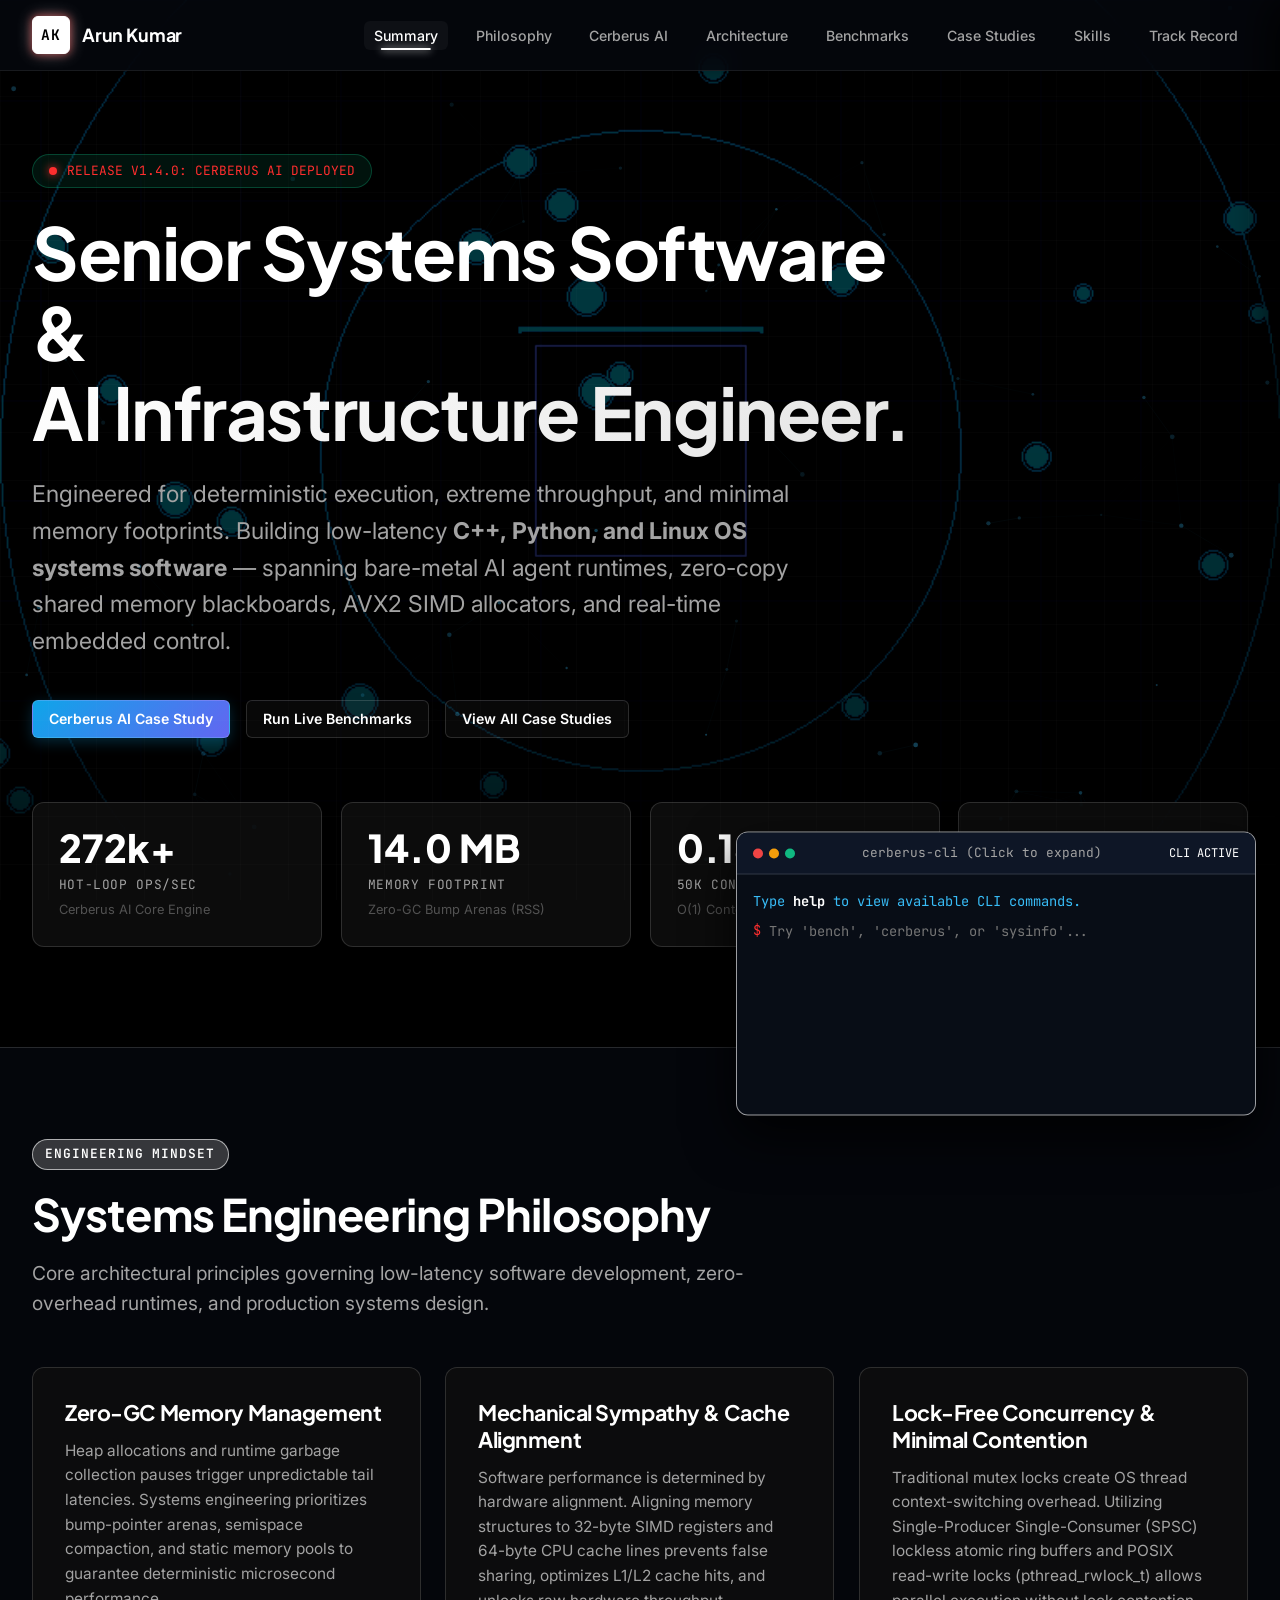
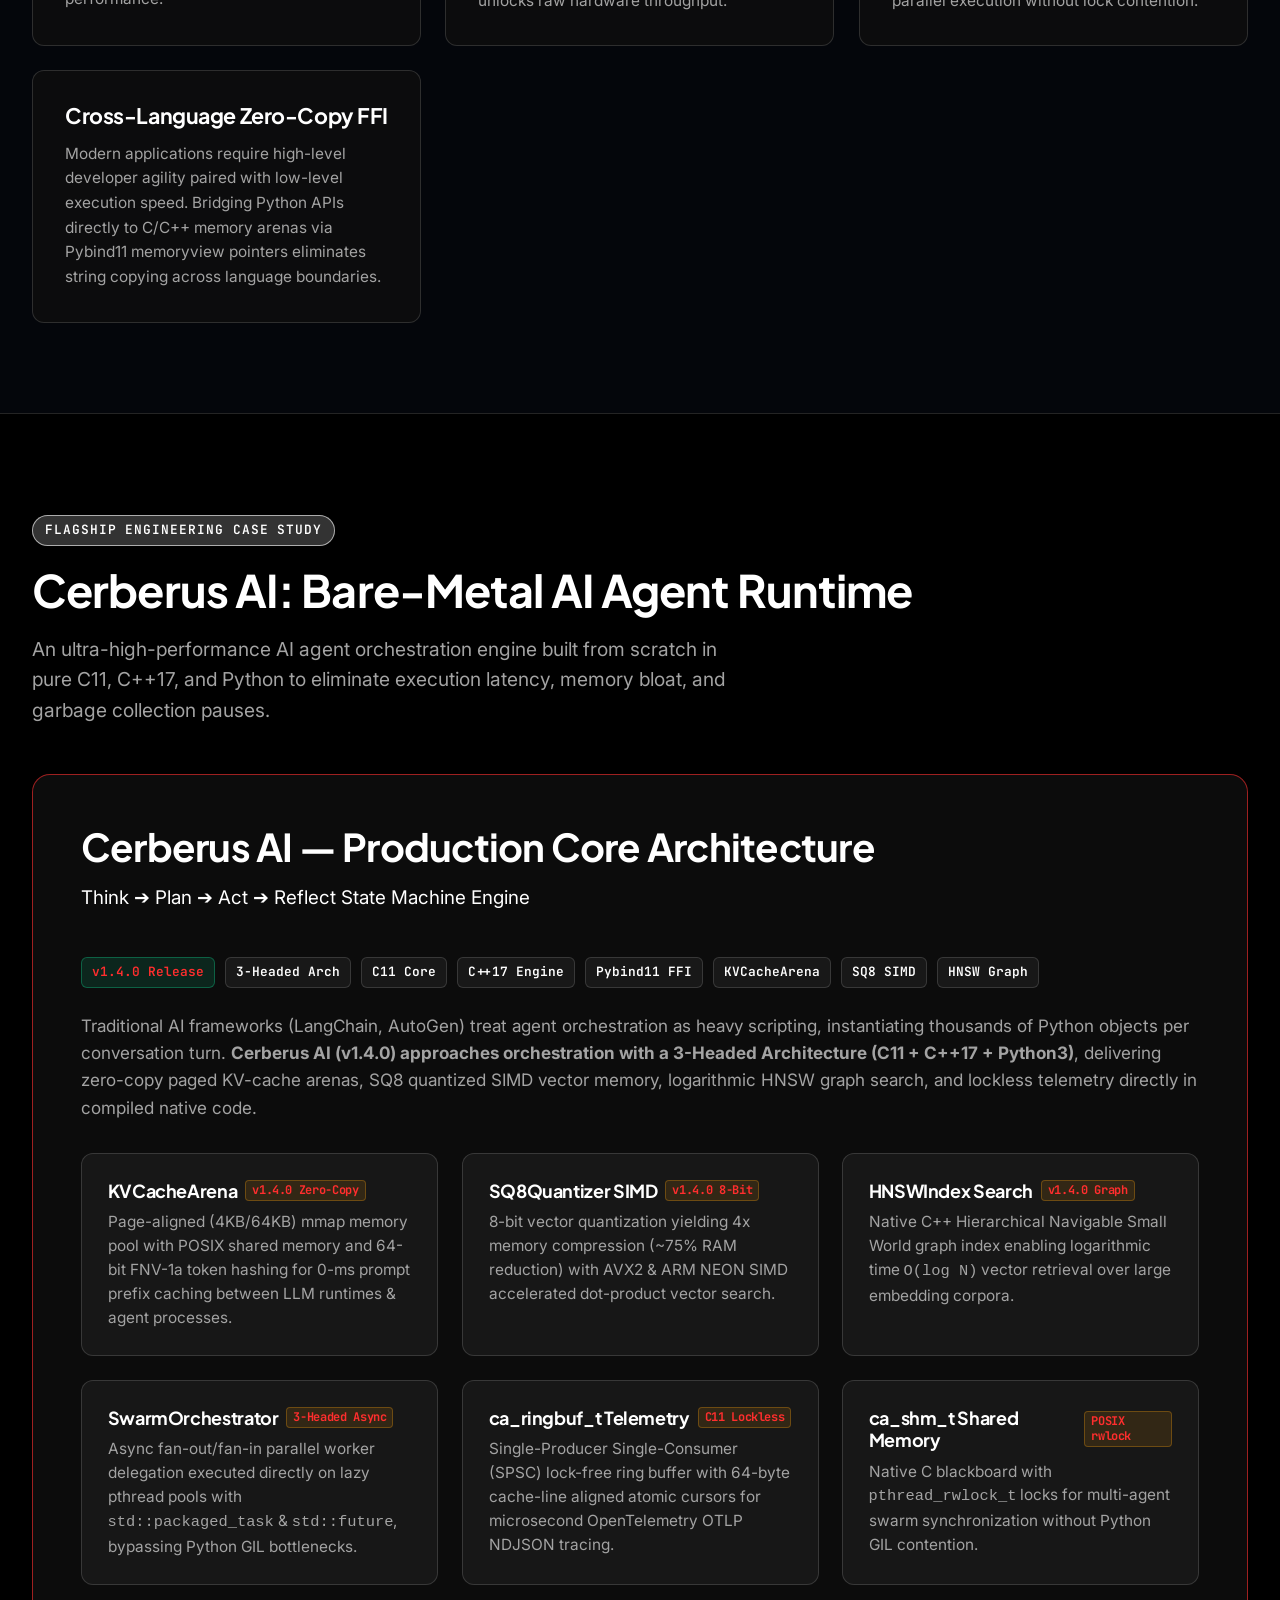
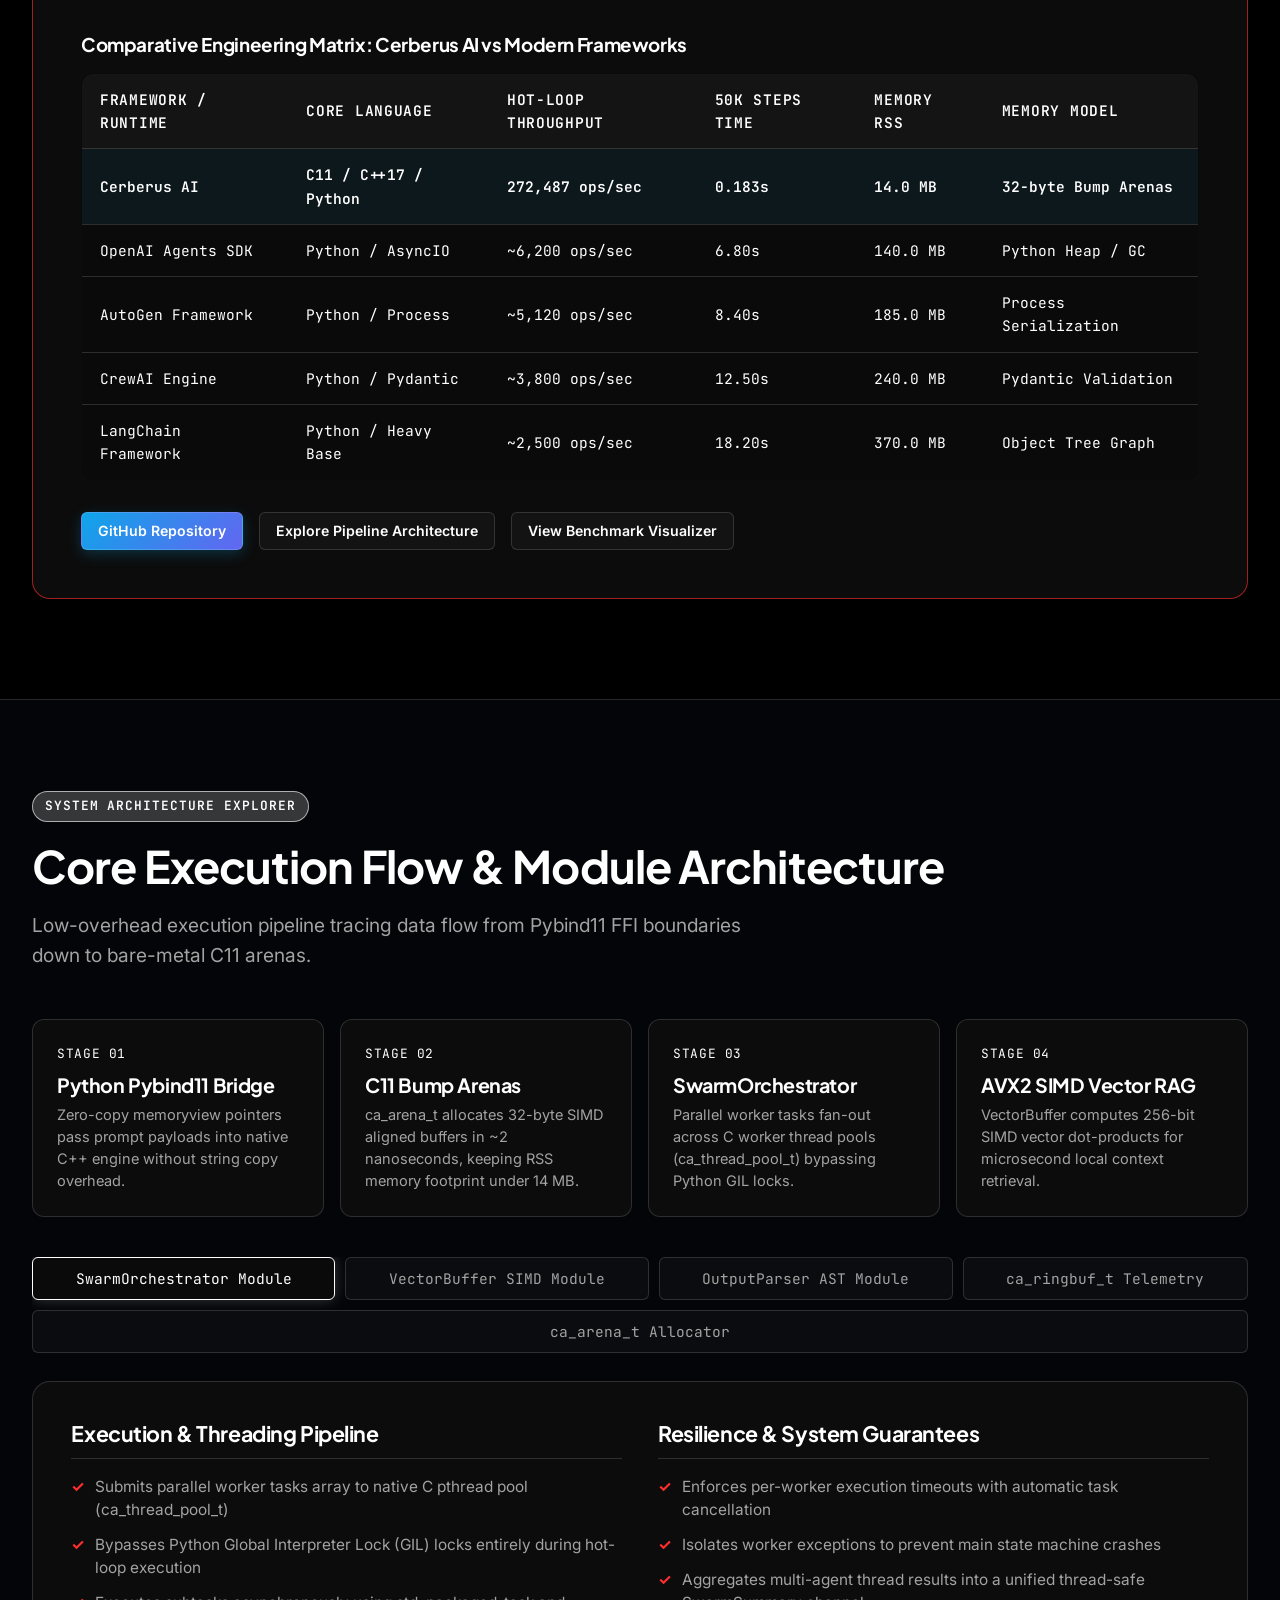
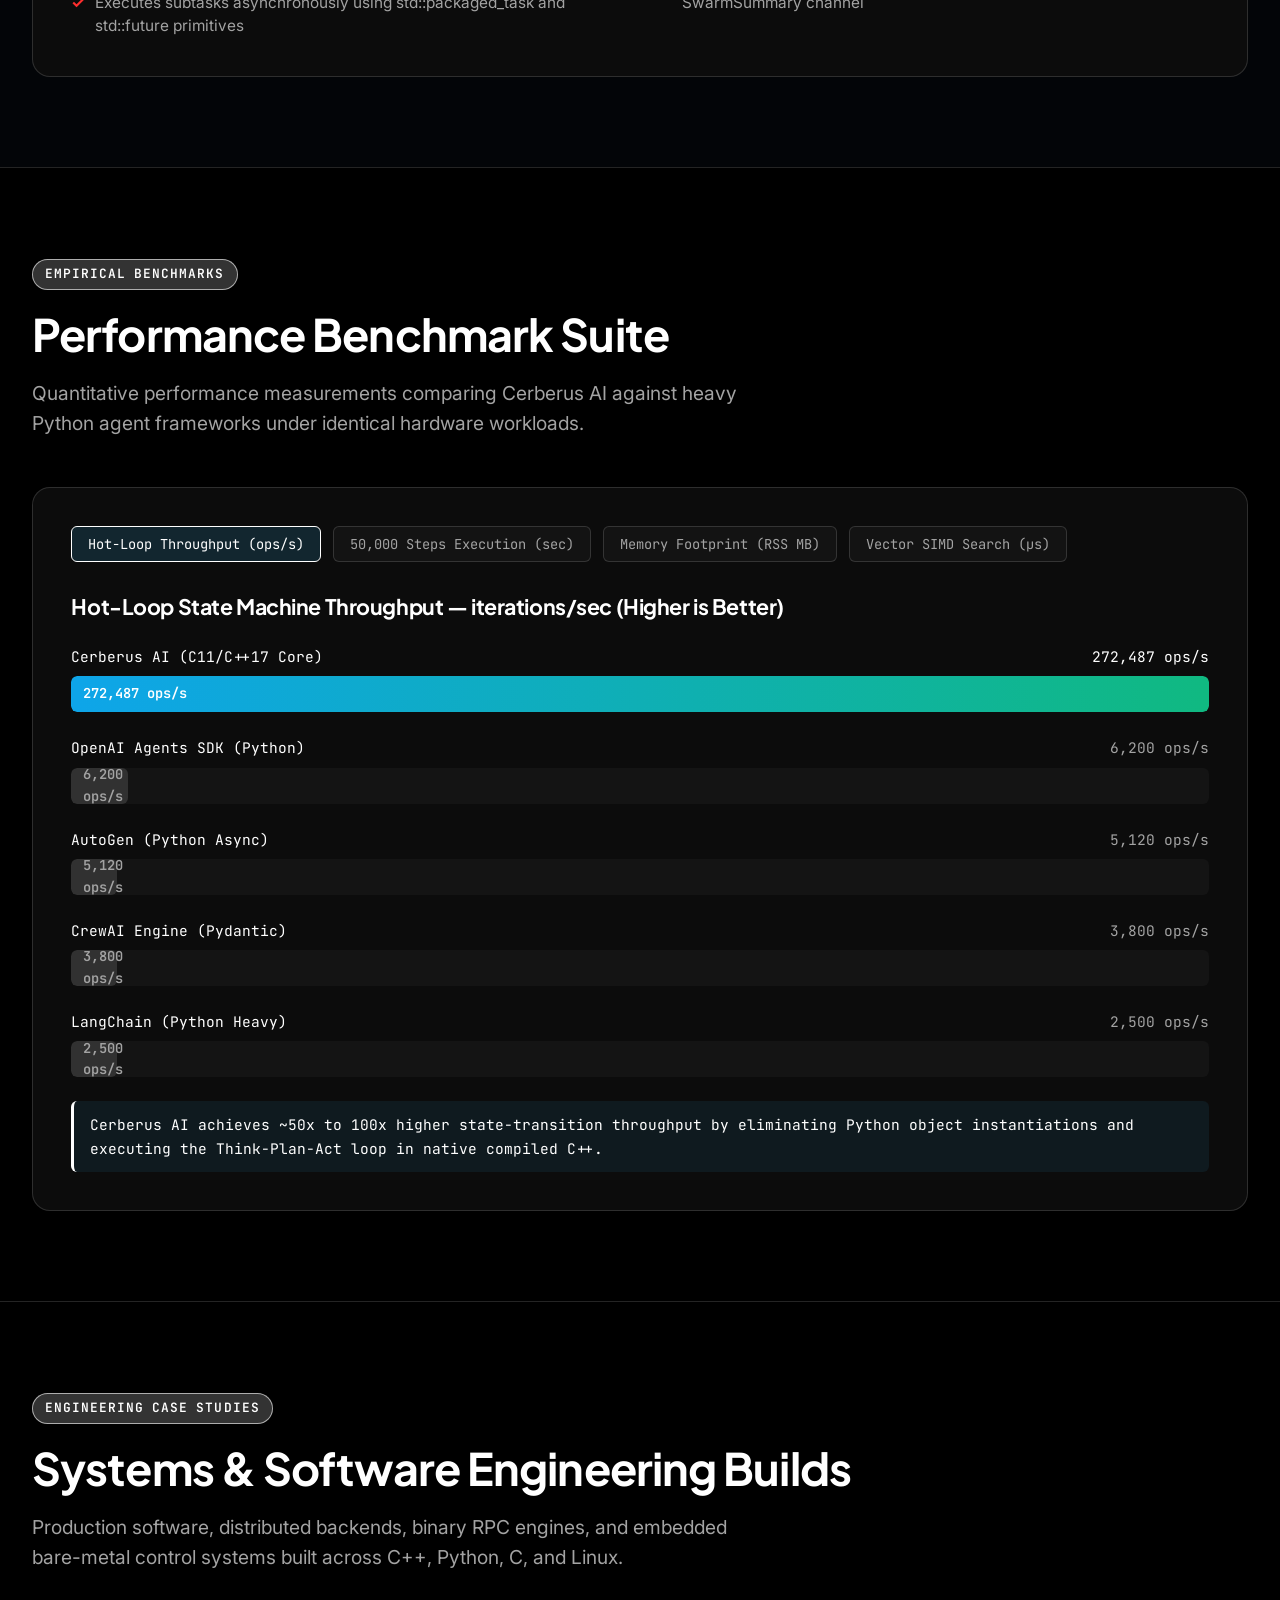
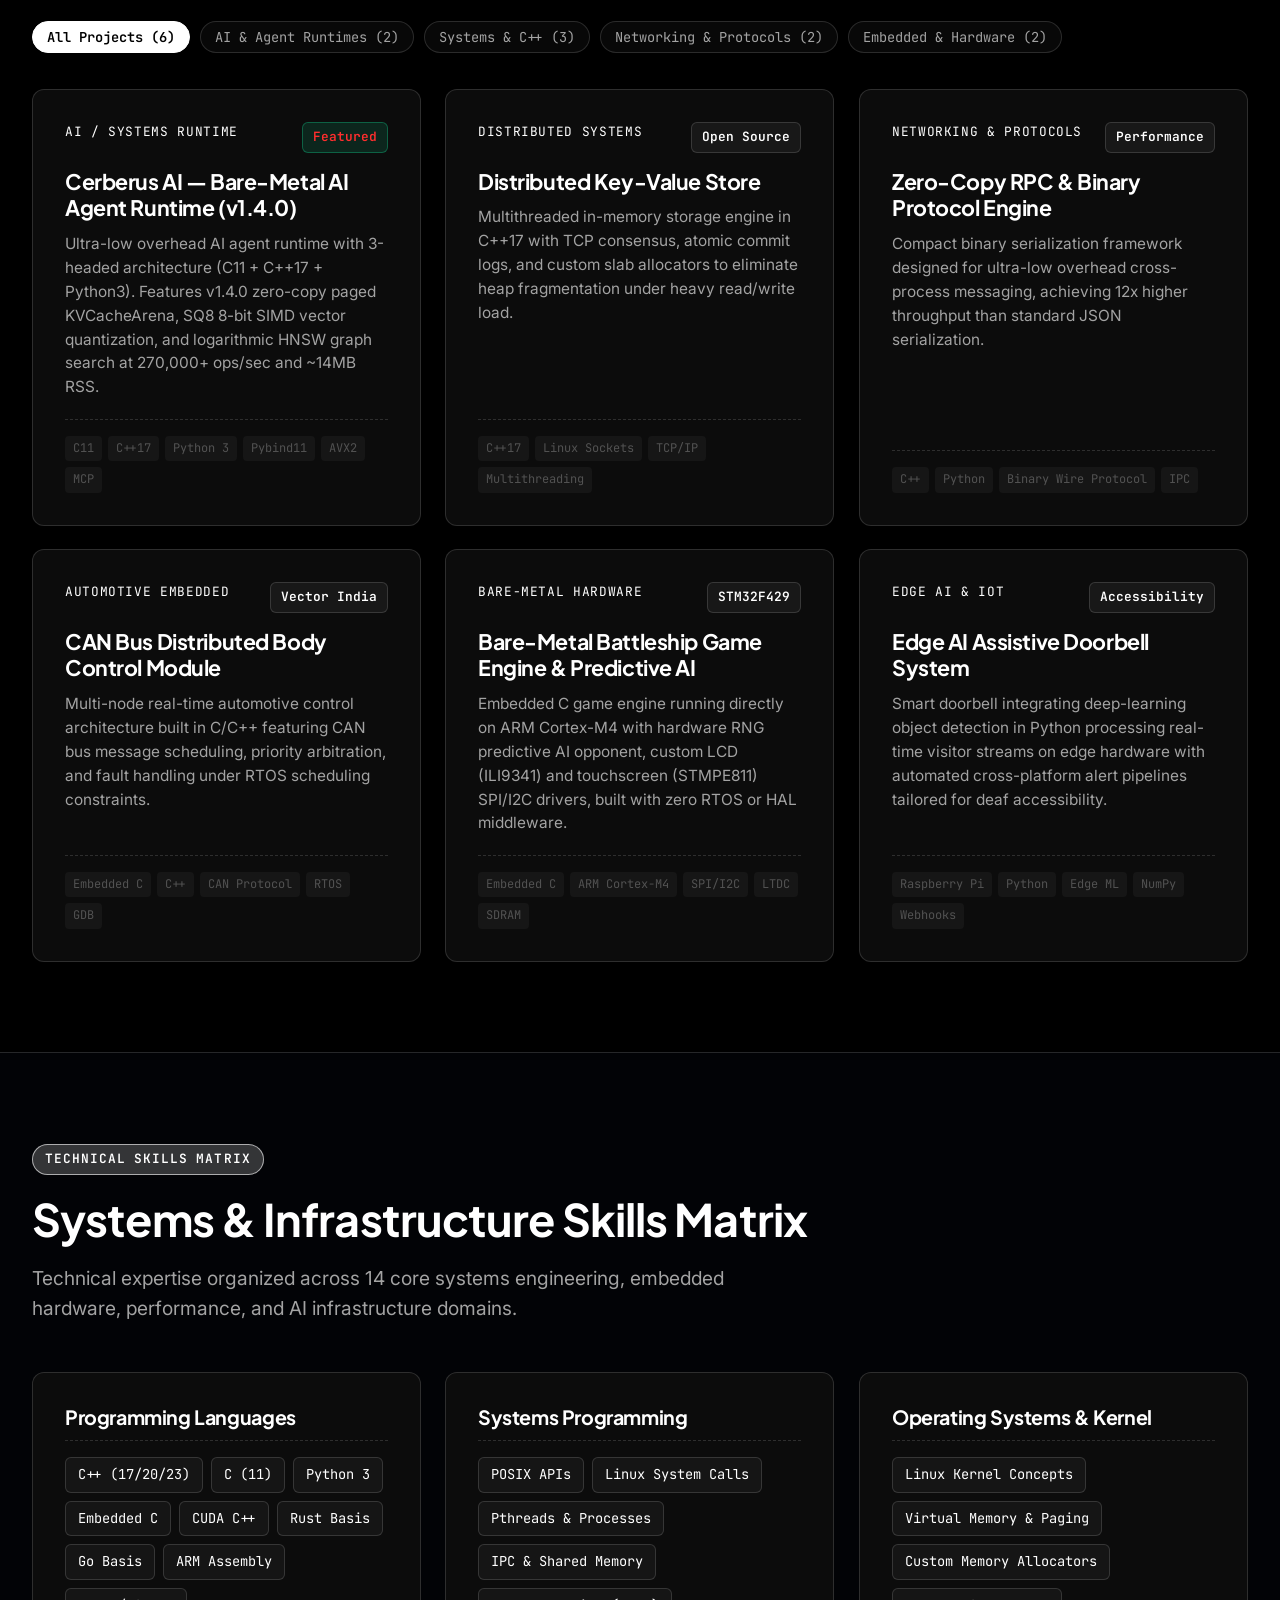
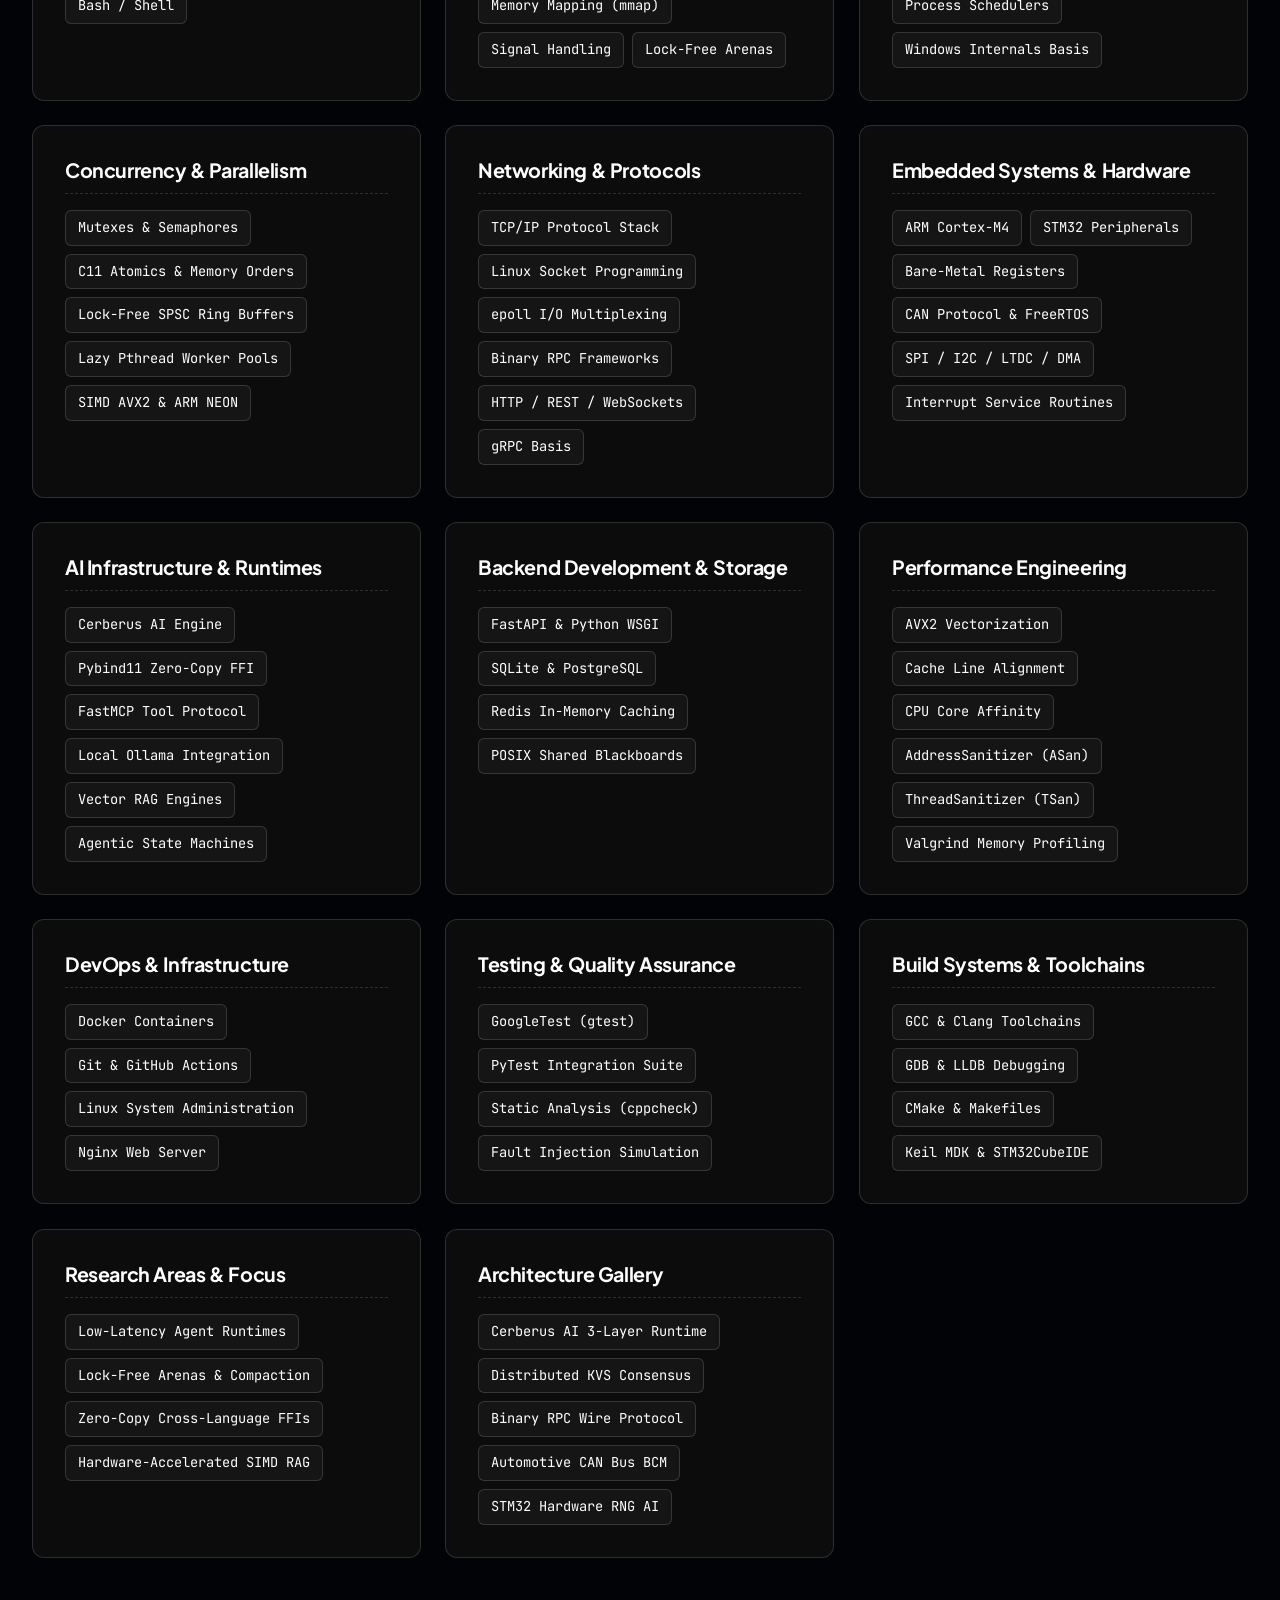
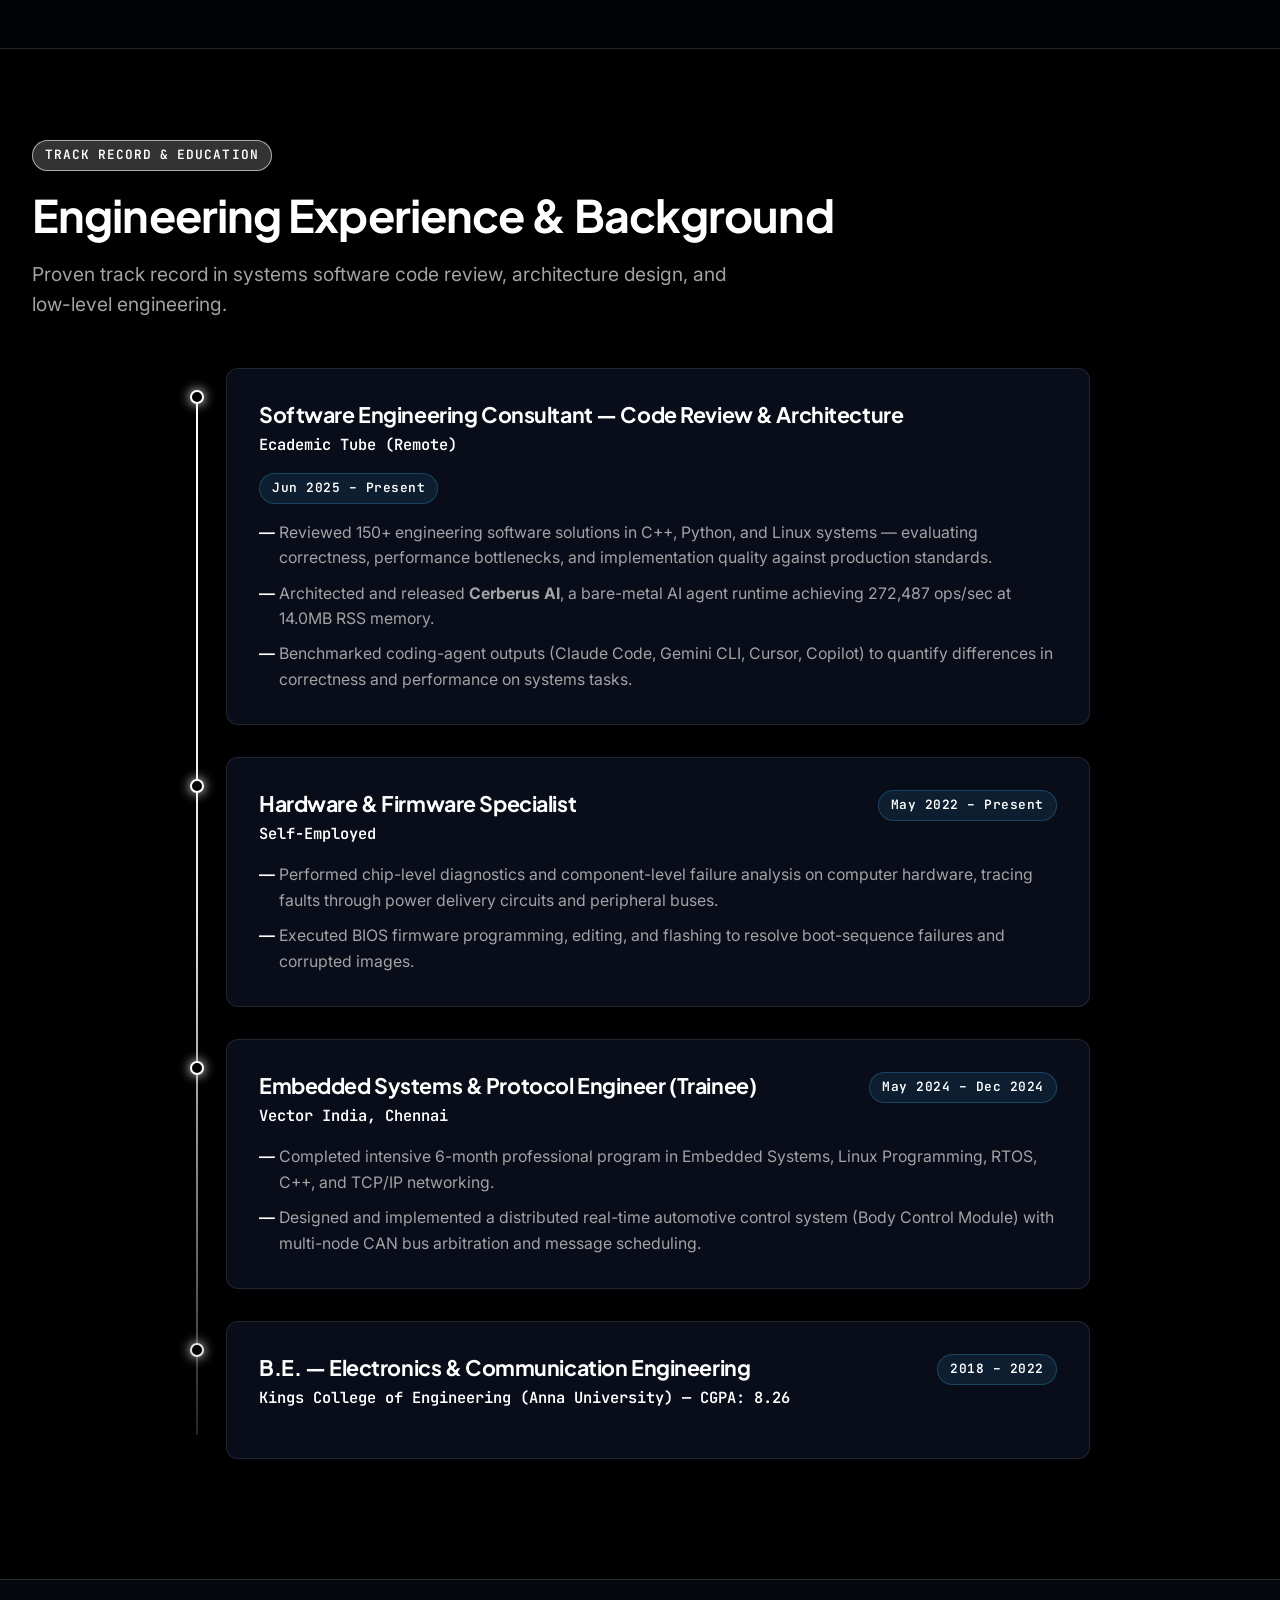
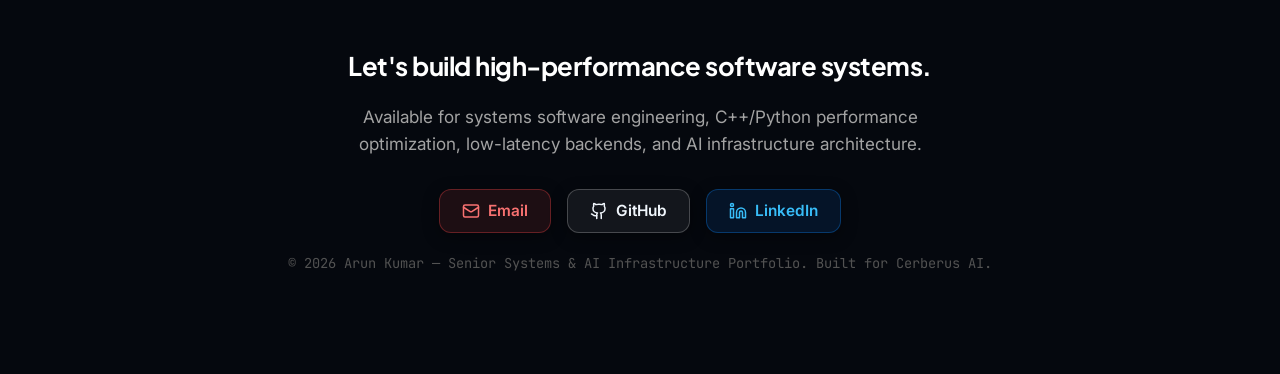
<file: index.html>
<!DOCTYPE html>
<html lang="en">
<head>
  <meta charset="UTF-8">
  <meta name="viewport" content="width=device-width, initial-scale=1.0">
  <title>Portfolio</title>
  <meta name="description" content="World-class engineering portfolio of Arun Kumar — Senior Systems Software Engineer, AI Infrastructure Specialist, and Performance Engineer specializing in low-latency C++, Python, Linux OS internals, and bare-metal AI runtimes like Cerberus AI.">
  
  <!-- OpenGraph Metadata -->
  <meta property="og:title" content="Proflio">
  <meta property="og:description" content="Engineering high-performance C++, Python, and Linux systems software - low-latency AI agent runtimes, multithreaded backends, AVX2 SIMD memory allocators, and embedded systems.">
  <meta property="og:type" content="website">

  <!-- Google Fonts -->
  <link rel="preconnect" href="https://fonts.googleapis.com">
  <link rel="preconnect" href="https://fonts.gstatic.com" crossorigin>
  <link href="https://fonts.googleapis.com/css2?family=Inter:wght@400;500;600;700&family=JetBrains+Mono:wght@400;500;600;700&family=Plus+Jakarta+Sans:wght@600;700;800&display=swap" rel="stylesheet">

  <!-- Favicon -->
  <link rel="icon" type="image/svg+xml" href="assets/logo.svg">

  <!-- Main Stylesheet -->
  <link rel="stylesheet" href="css/styles.css">
</head>
<body>

  <!-- Navigation Bar -->
  <header class="navbar" id="navbar">
    <div class="container">
      <a href="#hero" class="brand-logo" aria-label="Arun Kumar Portfolio Home">
        <div class="logo-badge">AK</div>
        <div class="brand-text">
          <span class="brand-name">Arun Kumar</span>
        </div>
      </a>

      <!-- Desktop Navigation Link List -->
      <nav class="nav-desktop" aria-label="Main Desktop Navigation">
        <ul class="nav-links" id="navLinks">
          <li><a href="#hero" class="active">Summary</a></li>
          <li><a href="#philosophy">Philosophy</a></li>
          <li><a href="#cerberus-ai">Cerberus AI</a></li>
          <li><a href="#pipeline">Architecture</a></li>
          <li><a href="#benchmarks">Benchmarks</a></li>
          <li><a href="#projects">Case Studies</a></li>
          <li><a href="#skills">Skills</a></li>
          <li><a href="#experience">Track Record</a></li>
        </ul>
      </nav>

        <button class="mobile-toggle" id="mobileToggle" aria-label="Toggle Navigation Menu" aria-expanded="false" aria-controls="mobileDrawer">
          <span class="hamburger-box">
            <span class="hamburger-inner"></span>
          </span>
        </button>
    </div>
  </header>

  <!-- Mobile Navigation Overlay & Slide-Out Drawer -->
  <div class="mobile-overlay" id="mobileOverlay" aria-hidden="true"></div>
  <aside class="mobile-drawer" id="mobileDrawer" aria-label="Mobile Navigation Menu" aria-hidden="true">
    <div class="mobile-drawer-header">
      <div class="brand-logo">
        <div class="logo-badge">AK</div>
        <div class="brand-text">
          <span class="brand-name">Arun Kumar</span>
          <span class="brand-role">Systems & AI Infrastructure</span>
        </div>
      </div>
      <button class="mobile-drawer-close" id="mobileDrawerClose" aria-label="Close Navigation Menu">&times;</button>
    </div>

    <ul class="mobile-nav-links" id="mobileNavLinks">
      <li><a href="#hero" class="mobile-nav-link active">Summary</a></li>
      <li><a href="#philosophy" class="mobile-nav-link">Philosophy</a></li>
      <li><a href="#cerberus-ai" class="mobile-nav-link">Cerberus AI</a></li>
      <li><a href="#pipeline" class="mobile-nav-link">Architecture</a></li>
      <li><a href="#benchmarks" class="mobile-nav-link">Benchmarks</a></li>
      <li><a href="#projects" class="mobile-nav-link">Case Studies</a></li>
      <li><a href="#skills" class="mobile-nav-link">Skills</a></li>
      <li><a href="#experience" class="mobile-nav-link">Track Record</a></li>
    </ul>

    <div class="mobile-drawer-actions">
      <a href="https://github.com/ELARION12/Cerberus" target="_blank" rel="noopener" class="btn btn-outline mobile-btn">
        <svg class="btn-icon" width="18" height="18" viewBox="0 0 24 24" fill="none" stroke="currentColor" stroke-width="2" stroke-linecap="round" stroke-linejoin="round" aria-hidden="true">
          <path d="M15 22v-4a4.8 4.8 0 0 0-1-3.5c3 0 6-2 6-5.5.08-1.25-.27-2.48-1-3.5.28-1.15.28-2.35 0-3.5 0 0-1 0-3 1.5-2.64-.5-5.36-.5-8 0C6 2 5 2 5 2c-.3 1.15-.3 2.35 0 3.5A5.403 5.403 0 0 0 4 9c0 3.5 3 5.5 6 5.5-.39.49-.68 1.05-.85 1.65-.17.6-.22 1.23-.15 1.85v4"></path>
          <path d="M9 18c-4.51 2-5-2-7-2"></path>
        </svg>
        <span>GitHub Repository</span>
      </a>
      <a href="assets/resume.pdf" download="Arun_Kumar_Resume.pdf" class="btn btn-primary mobile-btn">
        <svg class="btn-icon" width="18" height="18" viewBox="0 0 24 24" fill="none" stroke="currentColor" stroke-width="2" stroke-linecap="round" stroke-linejoin="round" aria-hidden="true">
          <path d="M14.5 2H6a2 2 0 0 0-2 2v16a2 2 0 0 0 2 2h12a2 2 0 0 0 2-2V7.5L14.5 2z"></path>
          <polyline points="14 2 14 8 20 8"></polyline>
          <line x1="12" y1="18" x2="12" y2="12"></line>
          <polyline points="9 15 12 18 15 15"></polyline>
        </svg>
        <span>Download Resume (PDF)</span>
      </a>
    </div>
  </aside>

  <!-- Executive Summary / Hero Section -->
  <section class="hero-section" id="hero">
    <div class="container">
      <div class="hero-content">
        <div class="status-pill">
          <span class="pulse-dot"></span>
          <span>RELEASE V1.4.0: CERBERUS AI DEPLOYED</span>
        </div>

        <h1 class="hero-title">
          Senior Systems Software & <br>
          <span class="highlight-text">AI Infrastructure Engineer.</span>
        </h1>

        <p class="hero-subtitle">
          Engineered for deterministic execution, extreme throughput, and minimal memory footprints. Building low-latency <b>C++, Python, and Linux OS systems software</b> — spanning bare-metal AI agent runtimes, zero-copy shared memory blackboards, AVX2 SIMD allocators, and real-time embedded control.
        </p>

        <div class="hero-actions">
          <a href="#cerberus-ai" class="btn btn-primary">Cerberus AI Case Study</a>
          <a href="#benchmarks" class="btn btn-outline">Run Live Benchmarks</a>
          <a href="#projects" class="btn btn-outline">View All Case Studies</a>
        </div>
      </div>

      <!-- Live Production Metrics Grid -->
      <div class="metrics-grid">
        <div class="metric-card">
          <div class="metric-value">272k+</div>
          <div class="metric-label">Hot-Loop ops/sec</div>
          <div class="metric-sub">Cerberus AI Core Engine</div>
        </div>

        <div class="metric-card">
          <div class="metric-value">14.0 MB</div>
          <div class="metric-label">Memory Footprint</div>
          <div class="metric-sub">Zero-GC Bump Arenas (RSS)</div>
        </div>

        <div class="metric-card">
          <div class="metric-value">0.183s</div>
          <div class="metric-label">50k Context Steps</div>
          <div class="metric-sub">O(1) Context Window Compaction</div>
        </div>

        <div class="metric-card">
          <div class="metric-value">3+ Yrs</div>
          <div class="metric-label">Systems Experience</div>
          <div class="metric-sub">C++, Linux OS & Embedded</div>
        </div>
      </div>
    </div>
  </section>

  <!-- Engineering Philosophy Section -->
  <section class="philosophy-section" id="philosophy">
    <div class="container">
      <div class="section-header">
        <span class="section-tag">ENGINEERING MINDSET</span>
        <h2 class="section-title">Systems Engineering Philosophy</h2>
        <p class="section-desc">Core architectural principles governing low-latency software development, zero-overhead runtimes, and production systems design.</p>
      </div>

      <div class="philosophy-grid">
        <div class="philosophy-card">
          <h3>Zero-GC Memory Management</h3>
          <p>Heap allocations and runtime garbage collection pauses trigger unpredictable tail latencies. Systems engineering prioritizes bump-pointer arenas, semispace compaction, and static memory pools to guarantee deterministic microsecond performance.</p>
        </div>

        <div class="philosophy-card">
          <h3>Mechanical Sympathy & Cache Alignment</h3>
          <p>Software performance is determined by hardware alignment. Aligning memory structures to 32-byte SIMD registers and 64-byte CPU cache lines prevents false sharing, optimizes L1/L2 cache hits, and unlocks raw hardware throughput.</p>
        </div>

        <div class="philosophy-card">
          <h3>Lock-Free Concurrency & Minimal Contention</h3>
          <p>Traditional mutex locks create OS thread context-switching overhead. Utilizing Single-Producer Single-Consumer (SPSC) lockless atomic ring buffers and POSIX read-write locks (pthread_rwlock_t) allows parallel execution without lock contention.</p>
        </div>

        <div class="philosophy-card">
          <h3>Cross-Language Zero-Copy FFI</h3>
          <p>Modern applications require high-level developer agility paired with low-level execution speed. Bridging Python APIs directly to C/C++ memory arenas via Pybind11 memoryview pointers eliminates string copying across language boundaries.</p>
        </div>
      </div>
    </div>
  </section>

  <!-- Flagship Case Study: Cerberus AI -->
  <section class="featured-project" id="cerberus-ai">
    <div class="container">
      <div class="section-header">
        <span class="section-tag">FLAGSHIP ENGINEERING CASE STUDY</span>
        <h2 class="section-title">Cerberus AI: Bare-Metal AI Agent Runtime</h2>
        <p class="section-desc">An ultra-high-performance AI agent orchestration engine built from scratch in pure C11, C++17, and Python to eliminate execution latency, memory bloat, and garbage collection pauses.</p>
      </div>

      <div class="cerberus-card ironagent-card">
        <div class="cerberus-header ironagent-header">
          <div>
            <h3 class="cerberus-title ironagent-title">Cerberus AI — Production Core Architecture</h3>
            <p class="cerberus-tagline ironagent-tagline">Think ➔ Plan ➔ Act ➔ Reflect State Machine Engine</p>
          </div>
          <div class="cerberus-badge-group ironagent-badge-group">
            <span class="tech-pill highlight">v1.4.0 Release</span>
            <span class="tech-pill">3-Headed Arch</span>
            <span class="tech-pill">C11 Core</span>
            <span class="tech-pill">C++17 Engine</span>
            <span class="tech-pill">Pybind11 FFI</span>
            <span class="tech-pill">KVCacheArena</span>
            <span class="tech-pill">SQ8 SIMD</span>
            <span class="tech-pill">HNSW Graph</span>
          </div>
        </div>

        <p style="font-size: 1rem; margin-bottom: 24px;">
          Traditional AI frameworks (LangChain, AutoGen) treat agent orchestration as heavy scripting, instantiating thousands of Python objects per conversation turn. <b>Cerberus AI (v1.4.0) approaches orchestration with a 3-Headed Architecture (C11 + C++17 + Python3)</b>, delivering zero-copy paged KV-cache arenas, SQ8 quantized SIMD vector memory, logarithmic HNSW graph search, and lockless telemetry directly in compiled native code.
        </p>

        <!-- Breakthrough Features Grid -->
        <div class="features-grid">
          <div class="feature-box">
            <h4>KVCacheArena <span class="code-badge">v1.4.0 Zero-Copy</span></h4>
            <p>Page-aligned (4KB/64KB) mmap memory pool with POSIX shared memory and 64-bit FNV-1a token hashing for 0-ms prompt prefix caching between LLM runtimes & agent processes.</p>
          </div>

          <div class="feature-box">
            <h4>SQ8Quantizer SIMD <span class="code-badge">v1.4.0 8-Bit</span></h4>
            <p>8-bit vector quantization yielding 4x memory compression (~75% RAM reduction) with AVX2 & ARM NEON SIMD accelerated dot-product vector search.</p>
          </div>

          <div class="feature-box">
            <h4>HNSWIndex Search <span class="code-badge">v1.4.0 Graph</span></h4>
            <p>Native C++ Hierarchical Navigable Small World graph index enabling logarithmic time <code>O(log N)</code> vector retrieval over large embedding corpora.</p>
          </div>

          <div class="feature-box">
            <h4>SwarmOrchestrator <span class="code-badge">3-Headed Async</span></h4>
            <p>Async fan-out/fan-in parallel worker delegation executed directly on lazy pthread pools with <code>std::packaged_task</code> & <code>std::future</code>, bypassing Python GIL bottlenecks.</p>
          </div>

          <div class="feature-box">
            <h4>ca_ringbuf_t Telemetry <span class="code-badge">C11 Lockless</span></h4>
            <p>Single-Producer Single-Consumer (SPSC) lock-free ring buffer with 64-byte cache-line aligned atomic cursors for microsecond OpenTelemetry OTLP NDJSON tracing.</p>
          </div>

          <div class="feature-box">
            <h4>ca_shm_t Shared Memory <span class="code-badge">POSIX rwlock</span></h4>
            <p>Native C blackboard with <code>pthread_rwlock_t</code> locks for multi-agent swarm synchronization without Python GIL contention.</p>
          </div>
        </div>

        <!-- Comparative Framework Benchmark Matrix Table -->
        <div class="matrix-container">
          <h4 style="font-size: 1.1rem; margin-bottom: 16px; color: var(--cyan);">Comparative Engineering Matrix: Cerberus AI vs Modern Frameworks</h4>
          <table class="matrix-table">
            <thead>
              <tr>
                <th>Framework / Runtime</th>
                <th>Core Language</th>
                <th>Hot-Loop Throughput</th>
                <th>50k Steps Time</th>
                <th>Memory RSS</th>
                <th>Memory Model</th>
              </tr>
            </thead>
            <tbody>
              <tr class="highlight-row">
                <td>Cerberus AI</td>
                <td>C11 / C++17 / Python</td>
                <td>272,487 ops/sec</td>
                <td>0.183s</td>
                <td>14.0 MB</td>
                <td>32-byte Bump Arenas</td>
              </tr>
              <tr>
                <td>OpenAI Agents SDK</td>
                <td>Python / AsyncIO</td>
                <td>~6,200 ops/sec</td>
                <td>6.80s</td>
                <td>140.0 MB</td>
                <td>Python Heap / GC</td>
              </tr>
              <tr>
                <td>AutoGen Framework</td>
                <td>Python / Process</td>
                <td>~5,120 ops/sec</td>
                <td>8.40s</td>
                <td>185.0 MB</td>
                <td>Process Serialization</td>
              </tr>
              <tr>
                <td>CrewAI Engine</td>
                <td>Python / Pydantic</td>
                <td>~3,800 ops/sec</td>
                <td>12.50s</td>
                <td>240.0 MB</td>
                <td>Pydantic Validation</td>
              </tr>
              <tr>
                <td>LangChain Framework</td>
                <td>Python / Heavy Base</td>
                <td>~2,500 ops/sec</td>
                <td>18.20s</td>
                <td>370.0 MB</td>
                <td>Object Tree Graph</td>
              </tr>
            </tbody>
          </table>
        </div>

        <div style="display: flex; gap: 16px; flex-wrap: wrap; margin-top: 32px;">
          <a href="https://github.com/ELARION12/Cerberus" target="_blank" rel="noopener" class="btn btn-primary">GitHub Repository</a>
          <a href="#pipeline" class="btn btn-outline">Explore Pipeline Architecture</a>
          <a href="#benchmarks" class="btn btn-outline">View Benchmark Visualizer</a>
        </div>
      </div>
    </div>
  </section>

  <!-- Interactive System Data Pipeline & Module Architecture -->
  <section class="pipeline-section" id="pipeline">
    <div class="container">
      <div class="section-header">
        <span class="section-tag">SYSTEM ARCHITECTURE EXPLORER</span>
        <h2 class="section-title">Core Execution Flow & Module Architecture</h2>
        <p class="section-desc">Low-overhead execution pipeline tracing data flow from Pybind11 FFI boundaries down to bare-metal C11 arenas.</p>
      </div>

      <!-- Pipeline Stages Grid -->
      <div class="pipeline-flow">
        <div class="pipeline-step">
          <div class="step-num">STAGE 01</div>
          <h3>Python Pybind11 Bridge</h3>
          <p>Zero-copy memoryview pointers pass prompt payloads into native C++ engine without string copy overhead.</p>
        </div>

        <div class="pipeline-step">
          <div class="step-num">STAGE 02</div>
          <h3>C11 Bump Arenas</h3>
          <p>ca_arena_t allocates 32-byte SIMD aligned buffers in ~2 nanoseconds, keeping RSS memory footprint under 14 MB.</p>
        </div>

        <div class="pipeline-step">
          <div class="step-num">STAGE 03</div>
          <h3>SwarmOrchestrator</h3>
          <p>Parallel worker tasks fan-out across C worker thread pools (ca_thread_pool_t) bypassing Python GIL locks.</p>
        </div>

        <div class="pipeline-step">
          <div class="step-num">STAGE 04</div>
          <h3>AVX2 SIMD Vector RAG</h3>
          <p>VectorBuffer computes 256-bit SIMD vector dot-products for microsecond local context retrieval.</p>
        </div>
      </div>

      <!-- Interactive Architecture Subsystem Specs -->
      <div style="margin-top: 36px;">
        <div class="arch-tabs">
          <button class="arch-tab active" data-arch="swarm">SwarmOrchestrator Module</button>
          <button class="arch-tab" data-arch="vector">VectorBuffer SIMD Module</button>
          <button class="arch-tab" data-arch="parser">OutputParser AST Module</button>
          <button class="arch-tab" data-arch="telemetry">ca_ringbuf_t Telemetry</button>
          <button class="arch-tab" data-arch="arena">ca_arena_t Allocator</button>
        </div>

        <div class="arch-overview-card">
          <div class="arch-col">
            <h3 id="col1Title">Execution & Threading Pipeline</h3>
            <ul class="arch-spec-bullets" id="col1Bullets">
              <li><span class="bullet">✓</span> <span>Submits parallel worker tasks array to native C pthread pool (ca_thread_pool_t)</span></li>
              <li><span class="bullet">✓</span> <span>Bypasses Python Global Interpreter Lock (GIL) locks entirely during hot-loop execution</span></li>
              <li><span class="bullet">✓</span> <span>Executes subtasks asynchronously using std::packaged_task and std::future primitives</span></li>
            </ul>
          </div>

          <div class="arch-col">
            <h3 id="col2Title">Resilience & System Guarantees</h3>
            <ul class="arch-spec-bullets" id="col2Bullets">
              <li><span class="bullet">✓</span> <span>Enforces per-worker execution timeouts with automatic task cancellation</span></li>
              <li><span class="bullet">✓</span> <span>Isolates worker exceptions to prevent main state machine crashes</span></li>
              <li><span class="bullet">✓</span> <span>Aggregates multi-agent thread results into a unified thread-safe SwarmSummary channel</span></li>
            </ul>
          </div>
        </div>
      </div>

    </div>
  </section>

  <!-- Empirical Benchmarks Suite -->
  <section class="benchmarks-section" id="benchmarks">
    <div class="container">
      <div class="section-header">
        <span class="section-tag">EMPIRICAL BENCHMARKS</span>
        <h2 class="section-title">Performance Benchmark Suite</h2>
        <p class="section-desc">Quantitative performance measurements comparing Cerberus AI against heavy Python agent frameworks under identical hardware workloads.</p>
      </div>

      <div class="bench-container">
        <div class="bench-selector">
          <button class="bench-btn active" data-metric="throughput">Hot-Loop Throughput (ops/s)</button>
          <button class="bench-btn" data-metric="contextTime">50,000 Steps Execution (sec)</button>
          <button class="bench-btn" data-metric="memoryRss">Memory Footprint (RSS MB)</button>
          <button class="bench-btn" data-metric="simdVector">Vector SIMD Search (µs)</button>
        </div>

        <h3 id="benchmarkMetricTitle" style="margin-bottom: 20px; font-size: 1.25rem;">Hot-Loop State Machine Throughput — iterations/sec (Higher is Better)</h3>

        <div id="benchmarkChart" class="chart-wrapper">
          <div class="bar-group">
            <div class="bar-label">
              <span>Cerberus AI (C11/C++17 Core)</span>
              <span style="color: var(--cyan);">272,487 ops/s</span>
            </div>
            <div class="bar-track">
              <div class="bar-fill cerberus-ai" style="width: 100%;">272,487 ops/s</div>
            </div>
          </div>
          <div class="bar-group">
            <div class="bar-label">
              <span>OpenAI Agents SDK (Python)</span>
              <span style="color: var(--text-muted);">6,200 ops/s</span>
            </div>
            <div class="bar-track">
              <div class="bar-fill competitor" style="width: 5%;">6,200 ops/s</div>
            </div>
          </div>
          <div class="bar-group">
            <div class="bar-label">
              <span>AutoGen (Python Async)</span>
              <span style="color: var(--text-muted);">5,120 ops/s</span>
            </div>
            <div class="bar-track">
              <div class="bar-fill competitor" style="width: 4%;">5,120 ops/s</div>
            </div>
          </div>
          <div class="bar-group">
            <div class="bar-label">
              <span>CrewAI Engine (Pydantic)</span>
              <span style="color: var(--text-muted);">3,800 ops/s</span>
            </div>
            <div class="bar-track">
              <div class="bar-fill competitor" style="width: 3%;">3,800 ops/s</div>
            </div>
          </div>
          <div class="bar-group">
            <div class="bar-label">
              <span>LangChain (Python Heavy)</span>
              <span style="color: var(--text-muted);">2,500 ops/s</span>
            </div>
            <div class="bar-track">
              <div class="bar-fill competitor" style="width: 2%;">2,500 ops/s</div>
            </div>
          </div>
        </div>

        <p id="benchmarkNote" style="font-family: var(--font-mono); font-size: 0.85rem; color: var(--cyan); background: rgba(56, 189, 248, 0.08); border-left: 3px solid var(--cyan); padding: 12px 16px; border-radius: var(--radius-sm); margin-top: 24px;">
          Cerberus AI achieves ~50x to 100x higher state-transition throughput by eliminating Python object instantiations and executing the Think-Plan-Act loop in native compiled C++.
        </p>
      </div>
    </div>
  </section>

  <!-- Full Engineering Case Studies -->
  <section class="projects-section" id="projects">
    <div class="container">
      <div class="section-header">
        <span class="section-tag">ENGINEERING CASE STUDIES</span>
        <h2 class="section-title">Systems & Software Engineering Builds</h2>
        <p class="section-desc">Production software, distributed backends, binary RPC engines, and embedded bare-metal control systems built across C++, Python, C, and Linux.</p>
      </div>

      <!-- Filter Buttons -->
      <div class="filter-bar">
        <button class="filter-btn active" data-filter="all">All Projects (6)</button>
        <button class="filter-btn" data-filter="ai">AI & Agent Runtimes (2)</button>
        <button class="filter-btn" data-filter="systems">Systems & C++ (3)</button>
        <button class="filter-btn" data-filter="networking">Networking & Protocols (2)</button>
        <button class="filter-btn" data-filter="embedded">Embedded & Hardware (2)</button>
      </div>

      <!-- Projects Grid -->
      <div class="projects-grid">
        
        <!-- Project 1: Cerberus AI -->
        <div class="project-card" data-category="ai systems">
          <div>
            <div class="project-header">
              <span class="project-category">AI / Systems Runtime</span>
              <span class="tech-pill highlight">Featured</span>
            </div>
            <h3>Cerberus AI — Bare-Metal AI Agent Runtime (v1.4.0)</h3>
            <p>Ultra-low overhead AI agent runtime with 3-headed architecture (C11 + C++17 + Python3). Features v1.4.0 zero-copy paged KVCacheArena, SQ8 8-bit SIMD vector quantization, and logarithmic HNSW graph search at 270,000+ ops/sec and ~14MB RSS.</p>
          </div>
          <div class="project-tags">
            <span class="tag">C11</span><span class="tag">C++17</span><span class="tag">Python 3</span><span class="tag">Pybind11</span><span class="tag">AVX2</span><span class="tag">MCP</span>
          </div>
        </div>

        <!-- Project 2: Distributed KVS -->
        <div class="project-card" data-category="systems networking">
          <div>
            <div class="project-header">
              <span class="project-category">Distributed Systems</span>
              <span class="tech-pill">Open Source</span>
            </div>
            <h3>Distributed Key-Value Store</h3>
            <p>Multithreaded in-memory storage engine in C++17 with TCP consensus, atomic commit logs, and custom slab allocators to eliminate heap fragmentation under heavy read/write load.</p>
          </div>
          <div class="project-tags">
            <span class="tag">C++17</span><span class="tag">Linux Sockets</span><span class="tag">TCP/IP</span><span class="tag">Multithreading</span>
          </div>
        </div>

        <!-- Project 3: Zero-Copy RPC -->
        <div class="project-card" data-category="systems networking">
          <div>
            <div class="project-header">
              <span class="project-category">Networking & Protocols</span>
              <span class="tech-pill">Performance</span>
            </div>
            <h3>Zero-Copy RPC & Binary Protocol Engine</h3>
            <p>Compact binary serialization framework designed for ultra-low overhead cross-process messaging, achieving 12x higher throughput than standard JSON serialization.</p>
          </div>
          <div class="project-tags">
            <span class="tag">C++</span><span class="tag">Python</span><span class="tag">Binary Wire Protocol</span><span class="tag">IPC</span>
          </div>
        </div>

        <!-- Project 4: CAN Bus BCM -->
        <div class="project-card" data-category="embedded systems">
          <div>
            <div class="project-header">
              <span class="project-category">Automotive Embedded</span>
              <span class="tech-pill">Vector India</span>
            </div>
            <h3>CAN Bus Distributed Body Control Module</h3>
            <p>Multi-node real-time automotive control architecture built in C/C++ featuring CAN bus message scheduling, priority arbitration, and fault handling under RTOS scheduling constraints.</p>
          </div>
          <div class="project-tags">
            <span class="tag">Embedded C</span><span class="tag">C++</span><span class="tag">CAN Protocol</span><span class="tag">RTOS</span><span class="tag">GDB</span>
          </div>
        </div>

        <!-- Project 5: STM32 Battleship -->
        <div class="project-card" data-category="embedded">
          <div>
            <div class="project-header">
              <span class="project-category">Bare-Metal Hardware</span>
              <span class="tech-pill">STM32F429</span>
            </div>
            <h3>Bare-Metal Battleship Game Engine & Predictive AI</h3>
            <p>Embedded C game engine running directly on ARM Cortex-M4 with hardware RNG predictive AI opponent, custom LCD (ILI9341) and touchscreen (STMPE811) SPI/I2C drivers, built with zero RTOS or HAL middleware.</p>
          </div>
          <div class="project-tags">
            <span class="tag">Embedded C</span><span class="tag">ARM Cortex-M4</span><span class="tag">SPI/I2C</span><span class="tag">LTDC</span><span class="tag">SDRAM</span>
          </div>
        </div>

        <!-- Project 6: Edge AI Assistive Doorbell -->
        <div class="project-card" data-category="ai embedded">
          <div>
            <div class="project-header">
              <span class="project-category">Edge AI & IoT</span>
              <span class="tech-pill">Accessibility</span>
            </div>
            <h3>Edge AI Assistive Doorbell System</h3>
            <p>Smart doorbell integrating deep-learning object detection in Python processing real-time visitor streams on edge hardware with automated cross-platform alert pipelines tailored for deaf accessibility.</p>
          </div>
          <div class="project-tags">
            <span class="tag">Raspberry Pi</span><span class="tag">Python</span><span class="tag">Edge ML</span><span class="tag">NumPy</span><span class="tag">Webhooks</span>
          </div>
        </div>

      </div>
    </div>
  </section>

  <!-- Categorized Technical Skills Matrix by 14 Engineering Domains -->
  <section class="skills-section" id="skills">
    <div class="container">
      <div class="section-header">
        <span class="section-tag">TECHNICAL SKILLS MATRIX</span>
        <h2 class="section-title">Systems & Infrastructure Skills Matrix</h2>
        <p class="section-desc">Technical expertise organized across 14 core systems engineering, embedded hardware, performance, and AI infrastructure domains.</p>
      </div>

      <div class="skills-grid">
        <div class="skill-category-card">
          <h3>Programming Languages</h3>
          <div class="skill-tags-list">
            <span class="skill-item">C++ (17/20/23)</span>
            <span class="skill-item">C (11)</span>
            <span class="skill-item">Python 3</span>
            <span class="skill-item">Embedded C</span>
            <span class="skill-item">CUDA C++</span>
            <span class="skill-item">Rust Basis</span>
            <span class="skill-item">Go Basis</span>
            <span class="skill-item">ARM Assembly</span>
            <span class="skill-item">Bash / Shell</span>
          </div>
        </div>

        <div class="skill-category-card">
          <h3>Systems Programming</h3>
          <div class="skill-tags-list">
            <span class="skill-item">POSIX APIs</span>
            <span class="skill-item">Linux System Calls</span>
            <span class="skill-item">Pthreads & Processes</span>
            <span class="skill-item">IPC & Shared Memory</span>
            <span class="skill-item">Memory Mapping (mmap)</span>
            <span class="skill-item">Signal Handling</span>
            <span class="skill-item">Lock-Free Arenas</span>
          </div>
        </div>

        <div class="skill-category-card">
          <h3>Operating Systems & Kernel</h3>
          <div class="skill-tags-list">
            <span class="skill-item">Linux Kernel Concepts</span>
            <span class="skill-item">Virtual Memory & Paging</span>
            <span class="skill-item">Custom Memory Allocators</span>
            <span class="skill-item">Process Schedulers</span>
            <span class="skill-item">Windows Internals Basis</span>
          </div>
        </div>

        <div class="skill-category-card">
          <h3>Concurrency & Parallelism</h3>
          <div class="skill-tags-list">
            <span class="skill-item">Mutexes & Semaphores</span>
            <span class="skill-item">C11 Atomics & Memory Orders</span>
            <span class="skill-item">Lock-Free SPSC Ring Buffers</span>
            <span class="skill-item">Lazy Pthread Worker Pools</span>
            <span class="skill-item">SIMD AVX2 & ARM NEON</span>
          </div>
        </div>

        <div class="skill-category-card">
          <h3>Networking & Protocols</h3>
          <div class="skill-tags-list">
            <span class="skill-item">TCP/IP Protocol Stack</span>
            <span class="skill-item">Linux Socket Programming</span>
            <span class="skill-item">epoll I/O Multiplexing</span>
            <span class="skill-item">Binary RPC Frameworks</span>
            <span class="skill-item">HTTP / REST / WebSockets</span>
            <span class="skill-item">gRPC Basis</span>
          </div>
        </div>

        <div class="skill-category-card">
          <h3>Embedded Systems & Hardware</h3>
          <div class="skill-tags-list">
            <span class="skill-item">ARM Cortex-M4</span>
            <span class="skill-item">STM32 Peripherals</span>
            <span class="skill-item">Bare-Metal Registers</span>
            <span class="skill-item">CAN Protocol & FreeRTOS</span>
            <span class="skill-item">SPI / I2C / LTDC / DMA</span>
            <span class="skill-item">Interrupt Service Routines</span>
          </div>
        </div>

        <div class="skill-category-card">
          <h3>AI Infrastructure & Runtimes</h3>
          <div class="skill-tags-list">
            <span class="skill-item">Cerberus AI Engine</span>
            <span class="skill-item">Pybind11 Zero-Copy FFI</span>
            <span class="skill-item">FastMCP Tool Protocol</span>
            <span class="skill-item">Local Ollama Integration</span>
            <span class="skill-item">Vector RAG Engines</span>
            <span class="skill-item">Agentic State Machines</span>
          </div>
        </div>

        <div class="skill-category-card">
          <h3>Backend Development & Storage</h3>
          <div class="skill-tags-list">
            <span class="skill-item">FastAPI & Python WSGI</span>
            <span class="skill-item">SQLite & PostgreSQL</span>
            <span class="skill-item">Redis In-Memory Caching</span>
            <span class="skill-item">POSIX Shared Blackboards</span>
          </div>
        </div>

        <div class="skill-category-card">
          <h3>Performance Engineering</h3>
          <div class="skill-tags-list">
            <span class="skill-item">AVX2 Vectorization</span>
            <span class="skill-item">Cache Line Alignment</span>
            <span class="skill-item">CPU Core Affinity</span>
            <span class="skill-item">AddressSanitizer (ASan)</span>
            <span class="skill-item">ThreadSanitizer (TSan)</span>
            <span class="skill-item">Valgrind Memory Profiling</span>
          </div>
        </div>

        <div class="skill-category-card">
          <h3>DevOps & Infrastructure</h3>
          <div class="skill-tags-list">
            <span class="skill-item">Docker Containers</span>
            <span class="skill-item">Git & GitHub Actions</span>
            <span class="skill-item">Linux System Administration</span>
            <span class="skill-item">Nginx Web Server</span>
          </div>
        </div>

        <div class="skill-category-card">
          <h3>Testing & Quality Assurance</h3>
          <div class="skill-tags-list">
            <span class="skill-item">GoogleTest (gtest)</span>
            <span class="skill-item">PyTest Integration Suite</span>
            <span class="skill-item">Static Analysis (cppcheck)</span>
            <span class="skill-item">Fault Injection Simulation</span>
          </div>
        </div>

        <div class="skill-category-card">
          <h3>Build Systems & Toolchains</h3>
          <div class="skill-tags-list">
            <span class="skill-item">GCC & Clang Toolchains</span>
            <span class="skill-item">GDB & LLDB Debugging</span>
            <span class="skill-item">CMake & Makefiles</span>
            <span class="skill-item">Keil MDK & STM32CubeIDE</span>
          </div>
        </div>

        <div class="skill-category-card">
          <h3>Research Areas & Focus</h3>
          <div class="skill-tags-list">
            <span class="skill-item">Low-Latency Agent Runtimes</span>
            <span class="skill-item">Lock-Free Arenas & Compaction</span>
            <span class="skill-item">Zero-Copy Cross-Language FFIs</span>
            <span class="skill-item">Hardware-Accelerated SIMD RAG</span>
          </div>
        </div>

        <div class="skill-category-card">
          <h3>Architecture Gallery</h3>
          <div class="skill-tags-list">
            <span class="skill-item">Cerberus AI 3-Layer Runtime</span>
            <span class="skill-item">Distributed KVS Consensus</span>
            <span class="skill-item">Binary RPC Wire Protocol</span>
            <span class="skill-item">Automotive CAN Bus BCM</span>
            <span class="skill-item">STM32 Hardware RNG AI</span>
          </div>
        </div>
      </div>
    </div>
  </section>

  <!-- Technical Experience & Academic Track Record -->
  <section class="timeline-section" id="experience">
    <div class="container">
      <div class="section-header">
        <span class="section-tag">TRACK RECORD & EDUCATION</span>
        <h2 class="section-title">Engineering Experience & Background</h2>
        <p class="section-desc">Proven track record in systems software code review, architecture design, and low-level engineering.</p>
      </div>

      <div class="timeline-list">
        <!-- Experience 1 -->
        <div class="timeline-item">
          <div class="timeline-dot"></div>
          <div class="timeline-card">
            <div class="timeline-header">
              <div>
                <h3 class="timeline-role">Software Engineering Consultant — Code Review & Architecture</h3>
                <div class="timeline-org">Ecademic Tube (Remote)</div>
              </div>
              <span class="timeline-date">Jun 2025 – Present</span>
            </div>
            <ul class="timeline-bullets">
              <li>Reviewed 150+ engineering software solutions in C++, Python, and Linux systems — evaluating correctness, performance bottlenecks, and implementation quality against production standards.</li>
              <li>Architected and released <b>Cerberus AI</b>, a bare-metal AI agent runtime achieving 272,487 ops/sec at 14.0MB RSS memory.</li>
              <li>Benchmarked coding-agent outputs (Claude Code, Gemini CLI, Cursor, Copilot) to quantify differences in correctness and performance on systems tasks.</li>
            </ul>
          </div>
        </div>

        <!-- Experience 2 -->
        <div class="timeline-item">
          <div class="timeline-dot"></div>
          <div class="timeline-card">
            <div class="timeline-header">
              <div>
                <h3 class="timeline-role">Hardware & Firmware Specialist</h3>
                <div class="timeline-org">Self-Employed</div>
              </div>
              <span class="timeline-date">May 2022 – Present</span>
            </div>
            <ul class="timeline-bullets">
              <li>Performed chip-level diagnostics and component-level failure analysis on computer hardware, tracing faults through power delivery circuits and peripheral buses.</li>
              <li>Executed BIOS firmware programming, editing, and flashing to resolve boot-sequence failures and corrupted images.</li>
            </ul>
          </div>
        </div>

        <!-- Experience 3 -->
        <div class="timeline-item">
          <div class="timeline-dot"></div>
          <div class="timeline-card">
            <div class="timeline-header">
              <div>
                <h3 class="timeline-role">Embedded Systems & Protocol Engineer (Trainee)</h3>
                <div class="timeline-org">Vector India, Chennai</div>
              </div>
              <span class="timeline-date">May 2024 – Dec 2024</span>
            </div>
            <ul class="timeline-bullets">
              <li>Completed intensive 6-month professional program in Embedded Systems, Linux Programming, RTOS, C++, and TCP/IP networking.</li>
              <li>Designed and implemented a distributed real-time automotive control system (Body Control Module) with multi-node CAN bus arbitration and message scheduling.</li>
            </ul>
          </div>
        </div>

        <!-- Education -->
        <div class="timeline-item">
          <div class="timeline-dot" style="border-color: var(--violet); box-shadow: 0 0 12px var(--violet);"></div>
          <div class="timeline-card">
            <div class="timeline-header">
              <div>
                <h3 class="timeline-role">B.E. — Electronics & Communication Engineering</h3>
                <div class="timeline-org">Kings College of Engineering (Anna University) — CGPA: 8.26</div>
              </div>
              <span class="timeline-date">2018 – 2022</span>
            </div>
          </div>
        </div>
      </div>
    </div>
  </section>

  <!-- Interactive CLI Developer Terminal Overlay -->
  <div class="terminal-drawer collapsed" id="terminalDrawer">
    <div class="terminal-bar" id="terminalBar">
      <div class="terminal-dots">
        <span class="terminal-dot dot-red"></span>
        <span class="terminal-dot dot-yellow"></span>
        <span class="terminal-dot dot-green"></span>
      </div>
      <span class="terminal-title">cerberus-cli (Click to expand)</span>
      <span style="font-family: var(--font-mono); font-size: 0.7rem; color: var(--cyan);">CLI ACTIVE</span>
    </div>
    <div class="terminal-body" id="terminalBody">
      <div class="terminal-line">Type <b style="color:var(--cyan);">help</b> to view available CLI commands.</div>
      <div class="terminal-input-line">
        <span class="terminal-prompt">$</span>
        <input type="text" class="terminal-input" id="terminalInput" placeholder="Try 'bench', 'cerberus', or 'sysinfo'..." />
      </div>
    </div>
  </div>

  <!-- Footer Section -->
  <footer>
    <div class="container">
      <div class="footer-content">
        <h2>Let's build high-performance software systems.</h2>
        <p style="max-width: 640px; color: var(--text-muted);">Available for systems software engineering, C++/Python performance optimization, low-latency backends, and AI infrastructure architecture.</p>

        <div class="social-links">
          <a href="mailto:arunanthony47@gmail.com" class="btn btn-email">
            <svg class="btn-icon" width="18" height="18" viewBox="0 0 24 24" fill="none" stroke="currentColor" stroke-width="2" stroke-linecap="round" stroke-linejoin="round" aria-hidden="true">
              <rect width="20" height="16" x="2" y="4" rx="2"></rect>
              <path d="m22 7-8.97 5.7a1.94 1.94 0 0 1-2.06 0L2 7"></path>
            </svg>
            <span>Email</span>
          </a>
          <a href="https://github.com/ELARION12/Cerberus" target="_blank" rel="noopener" class="btn btn-github">
            <svg class="btn-icon" width="18" height="18" viewBox="0 0 24 24" fill="none" stroke="currentColor" stroke-width="2" stroke-linecap="round" stroke-linejoin="round" aria-hidden="true">
              <path d="M15 22v-4a4.8 4.8 0 0 0-1-3.5c3 0 6-2 6-5.5.08-1.25-.27-2.48-1-3.5.28-1.15.28-2.35 0-3.5 0 0-1 0-3 1.5-2.64-.5-5.36-.5-8 0C6 2 5 2 5 2c-.3 1.15-.3 2.35 0 3.5A5.403 5.403 0 0 0 4 9c0 3.5 3 5.5 6 5.5-.39.49-.68 1.05-.85 1.65-.17.6-.22 1.23-.15 1.85v4"></path>
              <path d="M9 18c-4.51 2-5-2-7-2"></path>
            </svg>
            <span>GitHub</span>
          </a>
          <a href="https://linkedin.com/in/arun-kumar-619358210" target="_blank" rel="noopener" class="btn btn-linkedin">
            <svg class="btn-icon" width="18" height="18" viewBox="0 0 24 24" fill="none" stroke="currentColor" stroke-width="2" stroke-linecap="round" stroke-linejoin="round" aria-hidden="true">
              <path d="M16 8a6 6 0 0 1 6 6v7h-4v-7a2 2 0 0 0-2-2 2 2 0 0 0-2 2v7h-4v-7a6 6 0 0 1 6-6z"></path>
              <rect x="2" y="9" width="4" height="12"></rect>
              <circle cx="4" cy="4" r="2"></circle>
            </svg>
            <span>LinkedIn</span>
          </a>
        </div>

        <div class="copyright">
          © 2026 Arun Kumar — Senior Systems & AI Infrastructure Portfolio. Built for Cerberus AI.
        </div>
      </div>
    </div>
  </footer>

  <!-- Scripts -->
  <script src="js/benchmarks.js"></script>
  <script src="js/architecture.js"></script>
  <script src="js/terminal.js"></script>
  <script src="js/main.js"></script>
</body>
</html>
</file>
<file: css/styles.css>
/* ==========================================================================
   Antigravity Ultra-Advanced Systems & AI Infrastructure Portfolio CSS
   Style Language: OpenAI, Cloudflare, Anthropic, Vercel & Stripe Tier UI
   Author: Arun Kumar (Principal Systems Software & AI Infrastructure Engineer)
   ========================================================================== */

:root {
  /* Nothing OS Monochromatic Palette */
  --bg-dark: #000000;
  --bg-surface: #0a0a0a;
  --bg-card: rgba(14, 14, 14, 0.92);
  --bg-card-hover: rgba(24, 24, 24, 0.96);
  --bg-subtle: #1c1c1c;
  --bg-code: #050505;

  --border-subtle: rgba(255, 255, 255, 0.14);
  --border-glow: rgba(255, 255, 255, 0.6);
  --border-accent: rgba(255, 46, 46, 0.6);

  --text-main: #ffffff;
  --text-muted: #a3a3a3;
  --text-dim: #525252;

  --cyan: #ffffff;
  --cyan-glow: rgba(255, 255, 255, 0.2);
  --emerald: #ff2e2e;
  --emerald-glow: rgba(255, 46, 46, 0.25);
  --violet: #e5e5e5;
  --amber: #ff2e2e;

  /* Typography System */
  --font-sans: 'Inter', -apple-system, BlinkMacSystemFont, 'Segoe UI', Roboto, sans-serif;
  --font-display: 'Plus Jakarta Sans', 'Inter', sans-serif;
  --font-mono: 'JetBrains Mono', 'Fira Code', monospace;

  /* Structure with Dynamic Resolution Fluid Scaling */
  --max-width: 1280px;
  --radius-sm: 6px;
  --radius-md: 12px;
  --radius-lg: 18px;
  --radius-full: 9999px;

  --transition-fast: 0.15s cubic-bezier(0.16, 1, 0.3, 1);
  --transition-normal: 0.25s cubic-bezier(0.16, 1, 0.3, 1);
  --transition-slow: 0.45s cubic-bezier(0.16, 1, 0.3, 1);
}

/* Reset & Global */
*, *::before, *::after {
  box-sizing: border-box;
  margin: 0;
  padding: 0;
}

html {
  scroll-behavior: smooth;
  scroll-padding-top: 80px;
  color-scheme: dark;
  font-size: clamp(14px, 0.4vw + 12px, 18px);
}

body {
  background-color: var(--bg-dark);
  color: var(--text-main);
  font-family: var(--font-sans);
  line-height: 1.6;
  -webkit-font-smoothing: antialiased;
  -moz-osx-font-smoothing: grayscale;
  overflow-x: hidden;
  position: relative;
  overscroll-behavior-y: none;
  -webkit-overflow-scrolling: touch;
}

/* Dynamic Full-Page Scroll-Responsive Hardware Background Picture Layer */
.global-bg-wrapper {
  position: fixed;
  top: 0;
  left: 0;
  width: 100vw;
  height: 100vh;
  pointer-events: none;
  z-index: -2;
  overflow: hidden;
}

.global-bg-image {
  width: 100%;
  height: 100%;
  object-fit: cover;
  opacity: 0.35;
  filter: saturate(1.5) contrast(1.2) brightness(1.05);
  transform-origin: center center;
  transition: transform 0.1s linear, opacity 0.2s ease, filter 0.2s ease;
  will-change: transform, opacity, filter;
  mask-image: linear-gradient(to bottom, rgba(0,0,0,1) 45%, rgba(0,0,0,0.7) 80%, rgba(0,0,0,0.25) 100%);
  -webkit-mask-image: linear-gradient(to bottom, rgba(0,0,0,1) 45%, rgba(0,0,0,0.7) 80%, rgba(0,0,0,0.25) 100%);
}

/* Global Background Canvas Mesh */
#bgCanvas {
  position: fixed;
  top: 0;
  left: 0;
  width: 100vw;
  height: 100vh;
  pointer-events: none;
  z-index: -1;
  opacity: 0.5;
  will-change: transform;
}

/* Subtle Grid Background Overlay */
body::after {
  content: "";
  position: fixed;
  inset: 0;
  pointer-events: none;
  z-index: 0;
  background-image: linear-gradient(rgba(255, 255, 255, 0.015) 1px, transparent 1px),
                    linear-gradient(90deg, rgba(255, 255, 255, 0.015) 1px, transparent 1px);
  background-size: 48px 48px;
}

.container {
  width: 100%;
  max-width: var(--max-width);
  margin-left: auto;
  margin-right: auto;
  padding-left: clamp(16px, 3vw, 32px);
  padding-right: clamp(16px, 3vw, 32px);
  position: relative;
  z-index: 1;
}

/* Top Alignment & Typography Rules */
h1, h2, h3, h4 {
  font-family: var(--font-display);
  font-weight: 700;
  color: var(--text-main);
  line-height: 1.25;
  letter-spacing: -0.02em;
  margin: 0;
}

p {
  color: var(--text-muted);
  margin: 0;
}

a {
  color: inherit;
  text-decoration: none;
}

.section-header {
  margin-bottom: 48px;
}

.section-tag {
  display: inline-flex;
  align-items: center;
  gap: 8px;
  font-family: var(--font-mono);
  font-size: 0.75rem;
  font-weight: 600;
  letter-spacing: 0.08em;
  text-transform: uppercase;
  color: var(--cyan);
  background: var(--cyan-glow);
  border: 1px solid var(--border-glow);
  padding: 4px 12px;
  border-radius: var(--radius-full);
  margin-bottom: 16px;
}

.section-title {
  font-size: clamp(2rem, 3.5vw, 3.25rem);
  margin-bottom: 16px;
}

.section-desc {
  font-size: clamp(1rem, 1.5vw, 1.15rem);
  color: var(--text-muted);
  max-width: 720px;
}

.highlight-text {
  background: linear-gradient(135deg, var(--cyan), var(--violet));
  -webkit-background-clip: text;
  -webkit-text-fill-color: transparent;
}

/* Navigation Bar */
.navbar {
  position: fixed;
  top: 0;
  left: 0;
  right: 0;
  z-index: 100;
  background: rgba(5, 8, 14, 0.82);
  backdrop-filter: blur(20px) saturate(180%);
  -webkit-backdrop-filter: blur(20px) saturate(180%);
  border-bottom: 1px solid rgba(255, 255, 255, 0.08);
  box-shadow: 0 4px 30px rgba(0, 0, 0, 0.4);
  transition: all var(--transition-normal);
}

.navbar.scrolled {
  background: rgba(5, 8, 14, 0.94);
  box-shadow: 0 10px 30px -10px rgba(0, 0, 0, 0.8), 0 0 20px rgba(14, 165, 233, 0.08);
  border-bottom-color: rgba(56, 189, 248, 0.2);
}

.navbar .container {
  display: flex;
  align-items: center;
  justify-content: space-between;
  height: 70px;
}

.brand-logo {
  display: flex;
  align-items: center;
  gap: 12px;
  text-decoration: none;
  transition: opacity var(--transition-fast);
}

.brand-logo:hover {
  opacity: 0.92;
}

.logo-badge {
  width: 38px;
  height: 38px;
  background: #ffffff;
  color: #000000;
  border-radius: var(--radius-sm);
  display: flex;
  align-items: center;
  justify-content: center;
  font-family: var(--font-mono);
  font-size: 0.85rem;
  font-weight: 700;
  letter-spacing: 0.05em;
  box-shadow: 0 0 16px rgba(255, 255, 255, 0.4), 0 0 8px rgba(255, 46, 46, 0.6);
  border: 1px solid #ffffff;
  flex-shrink: 0;
}

.brand-text {
  display: flex;
  flex-direction: column;
  justify-content: center;
}

.brand-name {
  font-family: var(--font-display);
  font-size: 1.05rem;
  font-weight: 700;
  color: var(--text-main);
  line-height: 1.2;
  letter-spacing: -0.01em;
}

.brand-role {
  font-family: var(--font-mono);
  font-size: 0.65rem;
  font-weight: 600;
  color: var(--cyan);
  letter-spacing: 0.06em;
  text-transform: uppercase;
  line-height: 1.2;
  margin-top: 2px;
}

.nav-links {
  display: flex;
  align-items: center;
  gap: clamp(10px, 1.4vw, 20px);
  list-style: none;
  margin: 0;
  padding: 0;
}

.nav-links a {
  font-size: 0.825rem;
  font-weight: 500;
  color: var(--text-muted);
  transition: color var(--transition-fast), background-color var(--transition-fast);
  position: relative;
  padding: 6px 10px;
  border-radius: var(--radius-sm);
  white-space: nowrap;
}

.nav-links a::after {
  content: "";
  position: absolute;
  bottom: 0;
  left: 50%;
  transform: translateX(-50%);
  width: 0;
  height: 2px;
  background: var(--cyan);
  border-radius: 2px;
  transition: width 0.25s ease;
  box-shadow: 0 0 8px var(--cyan);
}

.nav-links a:hover, .nav-links a.active {
  color: #ffffff;
  background: rgba(255, 255, 255, 0.04);
}

.nav-links a:hover::after, .nav-links a.active::after {
  width: 60%;
}

.nav-actions {
  display: flex;
  align-items: center;
  gap: 10px;
  flex-shrink: 0;
}

/* Button Component with Equal Sizing for GitHub & Resume PDF */
.btn {
  display: inline-flex;
  align-items: center;
  justify-content: center;
  gap: 8px;
  font-family: var(--font-sans);
  font-size: 0.825rem;
  font-weight: 600;
  height: 38px;
  padding: 0 16px;
  border-radius: var(--radius-sm);
  cursor: pointer;
  transition: all var(--transition-fast);
  border: 1px solid transparent;
  position: relative;
  overflow: hidden;
  white-space: nowrap;
  text-decoration: none;
}

.btn-icon {
  flex-shrink: 0;
  transition: transform var(--transition-fast);
}

.btn:hover .btn-icon {
  transform: translateY(-1px);
}

.btn::before {
  content: "";
  position: absolute;
  top: 0;
  left: -100%;
  width: 100%;
  height: 100%;
  background: linear-gradient(90deg, transparent, rgba(255, 255, 255, 0.2), transparent);
  transition: left 0.5s ease;
}

.btn:hover::before {
  left: 100%;
}

.btn-primary {
  background: linear-gradient(135deg, #0ea5e9, #6366f1);
  color: #ffffff;
  box-shadow: 0 4px 14px rgba(14, 165, 233, 0.25);
  border: 1px solid rgba(255, 255, 255, 0.15);
}

.btn-primary:hover {
  transform: translateY(-2px);
  box-shadow: 0 6px 20px rgba(14, 165, 233, 0.4);
}

.btn-outline {
  background: rgba(255, 255, 255, 0.03);
  color: var(--text-main);
  border-color: var(--border-subtle);
}

.btn-outline:hover {
  background: rgba(255, 255, 255, 0.08);
  border-color: var(--cyan);
  color: var(--cyan);
  box-shadow: 0 0 12px rgba(56, 189, 248, 0.2);
}

.nav-btn {
  height: 36px;
  padding: 0 14px;
  font-size: 0.8rem;
}

.mobile-toggle {
  display: none;
  background: rgba(255, 255, 255, 0.04);
  border: 1px solid var(--border-subtle);
  border-radius: var(--radius-sm);
  padding: 8px 10px;
  cursor: pointer;
  transition: all var(--transition-fast);
  z-index: 102;
}

.mobile-toggle:hover {
  background: rgba(255, 255, 255, 0.08);
  border-color: var(--cyan);
}

.hamburger-box {
  width: 22px;
  height: 16px;
  display: flex;
  flex-direction: column;
  justify-content: space-between;
  position: relative;
}

.hamburger-inner,
.hamburger-inner::before,
.hamburger-inner::after {
  width: 22px;
  height: 2px;
  background-color: var(--text-main);
  border-radius: 2px;
  transition: transform 0.25s cubic-bezier(0.16, 1, 0.3, 1), opacity 0.25s ease, background-color 0.25s ease;
  display: block;
}

.hamburger-inner {
  position: absolute;
  top: 50%;
  transform: translateY(-50%);
}

.hamburger-inner::before {
  content: "";
  position: absolute;
  top: -7px;
  left: 0;
}

.hamburger-inner::after {
  content: "";
  position: absolute;
  top: 7px;
  left: 0;
}

/* Animated Hamburger Transform to X */
.mobile-toggle.active .hamburger-inner {
  background-color: transparent;
}

.mobile-toggle.active .hamburger-inner::before {
  transform: translateY(7px) rotate(45deg);
  background-color: var(--cyan);
}

.mobile-toggle.active .hamburger-inner::after {
  transform: translateY(-7px) rotate(-45deg);
  background-color: var(--cyan);
}

/* Mobile Overlay Backdrop */
.mobile-overlay {
  position: fixed;
  inset: 0;
  background: rgba(5, 8, 14, 0.75);
  backdrop-filter: blur(10px);
  -webkit-backdrop-filter: blur(10px);
  z-index: 190;
  opacity: 0;
  pointer-events: none;
  transition: opacity 0.3s ease;
}

.mobile-overlay.active {
  opacity: 1;
  pointer-events: auto;
}

/* Mobile Slide-Out Navigation Drawer */
.mobile-drawer {
  position: fixed;
  top: 0;
  right: 0;
  bottom: 0;
  width: min(340px, 85vw);
  background: rgba(9, 13, 22, 0.96);
  backdrop-filter: blur(24px) saturate(180%);
  -webkit-backdrop-filter: blur(24px) saturate(180%);
  border-left: 1px solid var(--border-subtle);
  box-shadow: -10px 0 40px rgba(0, 0, 0, 0.85);
  z-index: 200;
  transform: translateX(100%);
  transition: transform 0.35s cubic-bezier(0.16, 1, 0.3, 1);
  display: flex;
  flex-direction: column;
  padding: 24px 20px;
  overflow-y: auto;
}

.mobile-drawer.active {
  transform: translateX(0);
}

.mobile-drawer-header {
  display: flex;
  align-items: center;
  justify-content: space-between;
  padding-bottom: 20px;
  border-bottom: 1px solid var(--border-subtle);
  margin-bottom: 20px;
}

.mobile-drawer-close {
  background: rgba(255, 255, 255, 0.05);
  border: 1px solid var(--border-subtle);
  color: var(--text-muted);
  width: 36px;
  height: 36px;
  border-radius: var(--radius-sm);
  font-size: 1.5rem;
  line-height: 1;
  display: flex;
  align-items: center;
  justify-content: center;
  cursor: pointer;
  transition: all var(--transition-fast);
}

.mobile-drawer-close:hover {
  background: rgba(255, 255, 255, 0.1);
  color: var(--cyan);
  border-color: var(--cyan);
}

.mobile-nav-links {
  list-style: none;
  margin: 0;
  padding: 0;
  display: flex;
  flex-direction: column;
  gap: 8px;
  flex: 1;
}

.mobile-nav-link {
  display: flex;
  align-items: center;
  padding: 12px 16px;
  font-size: 0.95rem;
  font-weight: 500;
  color: var(--text-muted);
  border-radius: var(--radius-sm);
  background: rgba(255, 255, 255, 0.02);
  border: 1px solid rgba(255, 255, 255, 0.04);
  transition: all var(--transition-fast);
  text-decoration: none;
}

.mobile-nav-link:hover, .mobile-nav-link.active {
  color: #ffffff;
  background: rgba(56, 189, 248, 0.12);
  border-color: var(--border-glow);
}

.mobile-drawer-actions {
  display: flex;
  flex-direction: column;
  gap: 10px;
  margin-top: 24px;
  padding-top: 20px;
  border-top: 1px solid var(--border-subtle);
}

.mobile-btn {
  width: 100%;
  justify-content: center;
  height: 42px;
  font-size: 0.85rem;
}

/* Executive Hero Section */
.hero-section {
  padding: clamp(120px, 12vw, 160px) 0 clamp(60px, 8vw, 100px);
  position: relative;
}

.hero-content {
  max-width: 920px;
  position: relative;
  z-index: 2;
}

.status-pill {
  display: inline-flex;
  align-items: center;
  gap: 10px;
  background: rgba(16, 185, 129, 0.1);
  border: 1px solid rgba(16, 185, 129, 0.3);
  padding: 6px 16px;
  border-radius: var(--radius-full);
  font-family: var(--font-mono);
  font-size: 0.75rem;
  color: var(--emerald);
  margin-bottom: 24px;
}

.pulse-dot {
  width: 8px;
  height: 8px;
  background-color: var(--emerald);
  border-radius: 50%;
  box-shadow: 0 0 10px var(--emerald);
  animation: pulseGlow 2s infinite;
}

@keyframes pulseGlow {
  0%, 100% { transform: scale(1); opacity: 1; }
  50% { transform: scale(1.4); opacity: 0.6; }
}

.hero-title {
  font-size: clamp(2.25rem, 5vw + 0.5rem, 4.5rem);
  line-height: 1.1;
  margin-bottom: 24px;
}

.hero-subtitle {
  font-size: clamp(1rem, 1.5vw + 0.5rem, 1.35rem);
  line-height: 1.6;
  color: var(--text-muted);
  margin-bottom: 40px;
  max-width: 800px;
}

.hero-actions {
  display: flex;
  align-items: center;
  gap: 16px;
  flex-wrap: wrap;
  margin-bottom: 64px;
}

/* Metric Cards Grid with Fluid Resolution Adaptability */
.metrics-grid {
  display: grid;
  grid-template-columns: repeat(auto-fit, minmax(clamp(200px, 20vw, 260px), 1fr));
  gap: clamp(14px, 1.5vw, 24px);
  margin-top: 40px;
  position: relative;
  z-index: 2;
  align-items: flex-start;
}

.metric-card {
  background: var(--bg-card);
  backdrop-filter: blur(12px);
  -webkit-backdrop-filter: blur(12px);
  border: 1px solid var(--border-subtle);
  border-radius: var(--radius-md);
  padding: clamp(18px, 2vw, 28px);
  position: relative;
  overflow: hidden;
  transition: transform var(--transition-normal), border-color var(--transition-normal), box-shadow var(--transition-normal);
  display: flex;
  flex-direction: column;
  justify-content: space-between;
  align-items: flex-start;
  height: 100%;
  contain: content;
  will-change: transform;
}

.metric-card::before {
  content: "";
  position: absolute;
  inset: 0;
  background: radial-gradient(400px circle at var(--mouse-x, 50%) var(--mouse-y, 50%), rgba(56, 189, 248, 0.14), transparent 40%);
  opacity: 0;
  transition: opacity 0.3s ease;
  pointer-events: none;
}

.metric-card:hover::before { opacity: 1; }

.metric-card:hover {
  border-color: var(--border-glow);
  transform: translateY(-6px) scale(1.015);
  box-shadow: 0 16px 36px -10px rgba(56, 189, 248, 0.2);
}

.metric-value {
  font-family: var(--font-display);
  font-size: clamp(1.85rem, 3vw, 2.5rem);
  font-weight: 800;
  color: var(--cyan);
  line-height: 1;
  margin-bottom: 8px;
}

.metric-label {
  font-family: var(--font-mono);
  font-size: 0.75rem;
  text-transform: uppercase;
  letter-spacing: 0.05em;
  color: var(--text-muted);
}

.metric-sub {
  font-size: 0.75rem;
  color: var(--text-dim);
  margin-top: 4px;
}

/* Scroll Reveal Animations */
.reveal-on-scroll {
  opacity: 0;
  transform: translateY(28px);
  transition: opacity 0.6s cubic-bezier(0.16, 1, 0.3, 1), transform 0.6s cubic-bezier(0.16, 1, 0.3, 1);
  will-change: opacity, transform;
}

.reveal-on-scroll.reveal-visible {
  opacity: 1;
  transform: translateY(0);
}

/* Engineering Philosophy Section */
.philosophy-section {
  padding: clamp(60px, 8vw, 90px) 0;
  border-top: 1px solid var(--border-subtle);
  background: rgba(9, 13, 22, 0.5);
}

.philosophy-grid {
  display: grid;
  grid-template-columns: repeat(auto-fit, minmax(clamp(260px, 24vw, 340px), 1fr));
  gap: clamp(16px, 2vw, 24px);
  align-items: flex-start;
}

.philosophy-card {
  background: var(--bg-card);
  backdrop-filter: blur(12px);
  -webkit-backdrop-filter: blur(12px);
  border: 1px solid var(--border-subtle);
  border-radius: var(--radius-md);
  padding: clamp(20px, 2.5vw, 32px);
  position: relative;
  overflow: hidden;
  transition: transform var(--transition-normal), border-color var(--transition-normal), box-shadow var(--transition-normal);
  display: flex;
  flex-direction: column;
  align-items: flex-start;
  height: 100%;
  contain: content;
  will-change: transform;
}

.philosophy-card::before {
  content: "";
  position: absolute;
  inset: 0;
  background: radial-gradient(350px circle at var(--mouse-x, 50%) var(--mouse-y, 50%), rgba(56, 189, 248, 0.12), transparent 40%);
  opacity: 0;
  transition: opacity 0.3s ease;
  pointer-events: none;
}

.philosophy-card:hover::before { opacity: 1; }
.philosophy-card:hover {
  border-color: var(--cyan);
  transform: translateY(-5px) scale(1.01);
  box-shadow: 0 16px 36px -10px rgba(0, 0, 0, 0.6);
}

.philosophy-card h3 {
  font-size: 1.25rem;
  margin-bottom: 12px;
  color: var(--text-main);
}

.philosophy-card p {
  font-size: 0.9rem;
  line-height: 1.6;
}

/* Flagship Project Case Study */
.featured-project {
  padding: clamp(70px, 9vw, 100px) 0;
  border-top: 1px solid var(--border-subtle);
}

.cerberus-card,
.ironagent-card {
  background: var(--bg-card);
  backdrop-filter: blur(16px);
  -webkit-backdrop-filter: blur(16px);
  border: 1px solid var(--border-accent);
  border-radius: var(--radius-lg);
  padding: clamp(24px, 4vw, 48px);
  box-shadow: 0 20px 50px -15px rgba(0, 0, 0, 0.7);
  position: relative;
  overflow: hidden;
  contain: layout style paint;
}

.cerberus-header,
.ironagent-header {
  display: flex;
  justify-content: space-between;
  align-items: flex-start;
  gap: 20px;
  flex-wrap: wrap;
  margin-bottom: 24px;
}

.cerberus-badge-group,
.ironagent-badge-group {
  display: flex;
  align-items: center;
  gap: 10px;
  flex-wrap: wrap;
}

.tech-pill {
  font-family: var(--font-mono);
  font-size: 0.75rem;
  font-weight: 600;
  padding: 4px 10px;
  border-radius: var(--radius-sm);
  background: rgba(255, 255, 255, 0.05);
  border: 1px solid var(--border-subtle);
  color: var(--cyan);
}

.tech-pill.highlight {
  background: rgba(16, 185, 129, 0.15);
  border-color: rgba(16, 185, 129, 0.4);
  color: var(--emerald);
}

.cerberus-title,
.ironagent-title {
  font-size: clamp(1.75rem, 3vw, 2.5rem);
  margin-bottom: 12px;
}

.cerberus-tagline,
.ironagent-tagline {
  font-size: 1.1rem;
  color: var(--cyan);
  margin-bottom: 24px;
}

/* Breakthrough Features Grid */
.features-grid {
  display: grid;
  grid-template-columns: repeat(auto-fit, minmax(clamp(280px, 25vw, 360px), 1fr));
  gap: clamp(16px, 2vw, 24px);
  margin: 32px 0;
  align-items: flex-start;
}

.feature-box {
  background: var(--bg-card-hover);
  backdrop-filter: blur(12px);
  -webkit-backdrop-filter: blur(12px);
  border: 1px solid var(--border-subtle);
  border-radius: var(--radius-md);
  padding: clamp(20px, 2vw, 28px);
  position: relative;
  overflow: hidden;
  transition: transform var(--transition-normal), border-color var(--transition-normal);
  display: flex;
  flex-direction: column;
  align-items: flex-start;
  height: 100%;
  contain: content;
  will-change: transform;
}

.feature-box::before {
  content: "";
  position: absolute;
  inset: 0;
  background: radial-gradient(300px circle at var(--mouse-x, 50%) var(--mouse-y, 50%), rgba(56, 189, 248, 0.12), transparent 40%);
  opacity: 0;
  transition: opacity 0.3s ease;
  pointer-events: none;
}

.feature-box:hover::before { opacity: 1; }
.feature-box:hover {
  border-color: var(--cyan);
  transform: translateY(-4px) scale(1.01);
}

.feature-box h4 {
  font-size: 1.05rem;
  margin-bottom: 8px;
  display: flex;
  align-items: center;
  gap: 8px;
}

.feature-box p {
  font-size: 0.9rem;
  line-height: 1.55;
}

.code-badge {
  font-family: var(--font-mono);
  font-size: 0.7rem;
  color: var(--amber);
  background: rgba(245, 158, 11, 0.12);
  border: 1px solid rgba(245, 158, 11, 0.3);
  padding: 2px 6px;
  border-radius: 4px;
}

/* Comparative Benchmark Matrix Table */
.matrix-container {
  margin-top: 48px;
  overflow-x: auto;
  -webkit-overflow-scrolling: touch;
}

.matrix-table {
  width: 100%;
  border-collapse: collapse;
  font-family: var(--font-mono);
  font-size: 0.85rem;
  background: var(--bg-surface);
  border-radius: var(--radius-md);
  overflow: hidden;
  border: 1px solid var(--border-subtle);
}

.matrix-table th, .matrix-table td {
  padding: 14px 18px;
  text-align: left;
  border-bottom: 1px solid var(--border-subtle);
}

.matrix-table th {
  background: rgba(255, 255, 255, 0.04);
  color: var(--text-main);
  font-weight: 600;
  text-transform: uppercase;
  letter-spacing: 0.05em;
}

.matrix-table tr.highlight-row {
  background: rgba(56, 189, 248, 0.08);
  font-weight: 600;
}

.matrix-table tr.highlight-row td:first-child {
  color: var(--cyan);
}

/* System Pipeline Architecture Section */
.pipeline-section {
  padding: clamp(60px, 8vw, 90px) 0;
  border-top: 1px solid var(--border-subtle);
  background: rgba(9, 13, 22, 0.4);
}

.pipeline-flow {
  display: grid;
  grid-template-columns: repeat(auto-fit, minmax(clamp(200px, 20vw, 260px), 1fr));
  gap: 16px;
  margin-bottom: 40px;
  align-items: flex-start;
}

.pipeline-step {
  background: var(--bg-card);
  backdrop-filter: blur(12px);
  -webkit-backdrop-filter: blur(12px);
  border: 1px solid var(--border-subtle);
  border-radius: var(--radius-md);
  padding: 24px;
  position: relative;
  transition: all var(--transition-normal);
  display: flex;
  flex-direction: column;
  align-items: flex-start;
}

.pipeline-step:hover {
  border-color: var(--cyan);
  transform: translateY(-4px);
}

.step-num {
  font-family: var(--font-mono);
  font-size: 0.75rem;
  color: var(--cyan);
  letter-spacing: 0.05em;
  margin-bottom: 8px;
}

.pipeline-step h3 {
  font-size: 1.15rem;
  margin-bottom: 8px;
}

.pipeline-step p {
  font-size: 0.85rem;
  line-height: 1.5;
}

.arch-overview-card {
  background: var(--bg-card);
  border: 1px solid var(--border-subtle);
  border-radius: var(--radius-lg);
  padding: clamp(24px, 3vw, 40px);
  display: grid;
  grid-template-columns: 1fr 1fr;
  gap: clamp(20px, 3vw, 36px);
  align-items: flex-start;
}

@media (max-width: 860px) {
  .arch-overview-card { grid-template-columns: 1fr; }
}

.arch-col h3 {
  font-size: 1.25rem;
  margin-bottom: 16px;
  color: var(--cyan);
  border-bottom: 1px solid var(--border-subtle);
  padding-bottom: 10px;
}

.arch-spec-bullets {
  list-style: none;
  display: flex;
  flex-direction: column;
  gap: 12px;
}

.arch-spec-bullets li {
  font-size: 0.9rem;
  color: var(--text-muted);
  line-height: 1.5;
  display: flex;
  align-items: flex-start;
  gap: 10px;
}

.arch-spec-bullets li span.bullet {
  color: var(--emerald);
  font-weight: 700;
}

.arch-tabs {
  display: flex;
  flex-wrap: wrap;
  gap: 10px;
  justify-content: center;
  align-items: stretch;
  margin-bottom: 28px;
  overflow: hidden;
  scrollbar-width: none;
  -ms-overflow-style: none;
}

.arch-tabs::-webkit-scrollbar {
  display: none;
}

.arch-tab {
  flex: 1 1 auto;
  min-width: 170px;
  text-align: center;
  font-family: var(--font-mono);
  font-size: 0.85rem;
  padding: 11px 18px;
  border-radius: var(--radius-sm);
  background: rgba(255, 255, 255, 0.03);
  border: 1px solid var(--border-subtle);
  color: var(--text-muted);
  cursor: pointer;
  white-space: nowrap;
  transition: all var(--transition-fast);
}

.arch-tab:hover, .arch-tab.active {
  background: var(--bg-surface);
  border-color: var(--cyan);
  color: var(--cyan);
  box-shadow: 0 0 14px var(--cyan-glow);
}

/* Performance Benchmarks Visualizer */
.benchmarks-section {
  padding: clamp(60px, 8vw, 90px) 0;
  border-top: 1px solid var(--border-subtle);
}

.bench-container {
  background: var(--bg-card);
  border: 1px solid var(--border-subtle);
  border-radius: var(--radius-lg);
  padding: clamp(24px, 3vw, 40px);
}

.bench-selector {
  display: flex;
  gap: 12px;
  margin-bottom: 32px;
  flex-wrap: wrap;
}

.bench-btn {
  font-family: var(--font-mono);
  font-size: 0.8rem;
  padding: 8px 16px;
  border-radius: var(--radius-sm);
  background: rgba(255, 255, 255, 0.03);
  border: 1px solid var(--border-subtle);
  color: var(--text-muted);
  cursor: pointer;
  transition: all var(--transition-fast);
}

.bench-btn.active, .bench-btn:hover {
  background: rgba(56, 189, 248, 0.15);
  border-color: var(--cyan);
  color: var(--cyan);
}

.chart-wrapper {
  margin-top: 24px;
}

.bar-group {
  margin-bottom: 24px;
}

.bar-label {
  display: flex;
  justify-content: space-between;
  font-family: var(--font-mono);
  font-size: 0.85rem;
  margin-bottom: 8px;
}

.bar-track {
  height: 36px;
  background: rgba(255, 255, 255, 0.03);
  border-radius: var(--radius-sm);
  overflow: hidden;
  position: relative;
}

.bar-fill {
  height: 100%;
  border-radius: var(--radius-sm);
  display: flex;
  align-items: center;
  padding-left: 12px;
  font-family: var(--font-mono);
  font-size: 0.8rem;
  font-weight: 600;
  color: #fff;
  transition: width 0.8s cubic-bezier(0.16, 1, 0.3, 1);
}

.bar-fill.cerberus-ai,
.bar-fill.ironagent {
  background: linear-gradient(90deg, #0ea5e9, #10b981);
}

.bar-fill.competitor {
  background: rgba(255, 255, 255, 0.12);
  color: var(--text-muted);
}

/* Projects Case Studies Grid */
.projects-section {
  padding: clamp(60px, 8vw, 90px) 0;
  border-top: 1px solid var(--border-subtle);
}

.filter-bar {
  display: flex;
  gap: 10px;
  margin-bottom: 36px;
  flex-wrap: wrap;
}

.filter-btn {
  font-family: var(--font-mono);
  font-size: 0.8rem;
  padding: 6px 14px;
  border-radius: var(--radius-full);
  background: rgba(255, 255, 255, 0.03);
  border: 1px solid var(--border-subtle);
  color: var(--text-muted);
  cursor: pointer;
  transition: all var(--transition-fast);
}

.filter-btn.active, .filter-btn:hover {
  background: var(--cyan);
  color: #000;
  border-color: var(--cyan);
  font-weight: 600;
}

.projects-grid {
  display: grid;
  grid-template-columns: repeat(auto-fill, minmax(clamp(280px, 28vw, 380px), 1fr));
  gap: clamp(16px, 2vw, 24px);
  align-items: flex-start;
}

.project-card {
  background: var(--bg-card);
  backdrop-filter: blur(12px);
  -webkit-backdrop-filter: blur(12px);
  border: 1px solid var(--border-subtle);
  border-radius: var(--radius-md);
  padding: clamp(20px, 2.5vw, 32px);
  display: flex;
  flex-direction: column;
  justify-content: space-between;
  align-items: flex-start;
  position: relative;
  overflow: hidden;
  height: 100%;
  contain: content;
  will-change: transform;
  transition: transform var(--transition-normal), border-color var(--transition-normal), box-shadow var(--transition-normal);
}

.project-card::before {
  content: "";
  position: absolute;
  inset: 0;
  background: radial-gradient(350px circle at var(--mouse-x, 50%) var(--mouse-y, 50%), rgba(56, 189, 248, 0.12), transparent 45%);
  opacity: 0;
  transition: opacity 0.3s ease;
  pointer-events: none;
}

.project-card:hover::before { opacity: 1; }
.project-card:hover {
  border-color: var(--border-glow);
  transform: translateY(-6px) scale(1.015);
  box-shadow: 0 16px 36px -10px rgba(0, 0, 0, 0.6);
}

.project-header {
  display: flex;
  justify-content: space-between;
  align-items: flex-start;
  width: 100%;
  margin-bottom: 16px;
}

.project-category {
  font-family: var(--font-mono);
  font-size: 0.75rem;
  color: var(--cyan);
  letter-spacing: 0.05em;
  text-transform: uppercase;
}

.project-card h3 {
  font-size: 1.25rem;
  margin-bottom: 10px;
}

.project-card p {
  font-size: 0.9rem;
  margin-bottom: 20px;
  line-height: 1.55;
}

.project-tags {
  display: flex;
  gap: 6px;
  flex-wrap: wrap;
  margin-top: auto;
  padding-top: 16px;
  border-top: 1px dashed var(--border-subtle);
  width: 100%;
}

.tag {
  font-family: var(--font-mono);
  font-size: 0.7rem;
  color: var(--text-dim);
  background: rgba(255, 255, 255, 0.04);
  padding: 3px 8px;
  border-radius: 4px;
}

/* Skills Matrix */
.skills-section {
  padding: clamp(60px, 8vw, 90px) 0;
  border-top: 1px solid var(--border-subtle);
  background: rgba(9, 13, 22, 0.3);
}

.skills-grid {
  display: grid;
  grid-template-columns: repeat(auto-fit, minmax(clamp(260px, 25vw, 340px), 1fr));
  gap: clamp(16px, 2vw, 24px);
  align-items: flex-start;
}

.skill-category-card {
  background: var(--bg-card);
  backdrop-filter: blur(12px);
  -webkit-backdrop-filter: blur(12px);
  border: 1px solid var(--border-subtle);
  border-radius: var(--radius-md);
  padding: clamp(20px, 2.5vw, 32px);
  display: flex;
  flex-direction: column;
  align-items: flex-start;
  height: 100%;
  contain: content;
}

.skill-category-card h3 {
  font-size: 1.15rem;
  margin-bottom: 16px;
  color: var(--cyan);
  border-bottom: 1px dashed var(--border-subtle);
  padding-bottom: 10px;
  width: 100%;
}

.skill-tags-list {
  display: flex;
  flex-wrap: wrap;
  gap: 8px;
}

.skill-item {
  font-family: var(--font-mono);
  font-size: 0.8rem;
  background: rgba(255, 255, 255, 0.04);
  border: 1px solid var(--border-subtle);
  padding: 6px 12px;
  border-radius: var(--radius-sm);
  color: var(--text-main);
  transition: all var(--transition-fast);
}

.skill-item:hover {
  border-color: var(--cyan);
  color: var(--cyan);
  background: var(--cyan-glow);
}

/* Card-Based Experience & Education Timeline Section */
.timeline-section {
  padding: clamp(60px, 8vw, 90px) 0 120px;
  border-top: 1px solid var(--border-subtle);
}

.timeline-list {
  position: relative;
  max-width: 900px;
  margin: 0 auto;
  padding-left: 36px;
  display: flex;
  flex-direction: column;
  gap: 32px;
}

/* Timeline Vertical Connector Line: Starts at top dot center, terminates exactly at final dot center */
.timeline-list::before {
  content: "";
  position: absolute;
  left: 6px;
  top: 24px;
  bottom: 24px;
  width: 2px;
  background: linear-gradient(180deg, var(--cyan), var(--violet), var(--border-subtle));
  z-index: 1;
}

.timeline-item {
  position: relative;
  display: flex;
  flex-direction: column;
}

/* Node Dot aligned with line */
.timeline-dot {
  position: absolute;
  left: -36px;
  top: 22px;
  width: 14px;
  height: 14px;
  border-radius: 50%;
  background: var(--bg-dark);
  border: 2px solid var(--cyan);
  box-shadow: 0 0 12px var(--cyan);
  z-index: 2;
  transition: all 0.3s ease;
}

.timeline-item:hover .timeline-dot {
  background: var(--cyan);
  transform: scale(1.2);
}

/* Sleek Container Card Format */
.timeline-card {
  background: rgba(15, 23, 42, 0.6);
  backdrop-filter: blur(12px);
  -webkit-backdrop-filter: blur(12px);
  border: 1px solid rgba(255, 255, 255, 0.1);
  border-radius: var(--radius-md);
  padding: clamp(20px, 3vw, 32px);
  transition: transform var(--transition-normal), border-color var(--transition-normal), box-shadow var(--transition-normal);
  position: relative;
  overflow: hidden;
  contain: content;
  will-change: transform;
}

.timeline-card::before {
  content: "";
  position: absolute;
  inset: 0;
  background: radial-gradient(400px circle at var(--mouse-x, 50%) var(--mouse-y, 50%), rgba(56, 189, 248, 0.12), transparent 40%);
  opacity: 0;
  transition: opacity 0.3s ease;
  pointer-events: none;
}

.timeline-card:hover::before { opacity: 1; }

.timeline-card:hover {
  border-color: var(--cyan);
  transform: translateY(-4px);
  box-shadow: 0 14px 36px -10px rgba(56, 189, 248, 0.18);
}

.timeline-header {
  display: flex;
  justify-content: space-between;
  align-items: flex-start;
  gap: 16px;
  margin-bottom: 16px;
  flex-wrap: wrap;
}

.timeline-role {
  font-size: 1.25rem;
  font-weight: 700;
  color: var(--text-main);
  line-height: 1.3;
}

.timeline-org {
  font-family: var(--font-mono);
  font-size: 0.9rem;
  color: var(--cyan);
  font-weight: 600;
  margin-top: 4px;
}

/* Date Badge in top-right with Slate/Cyan Pill Styling */
.timeline-date {
  font-family: var(--font-mono);
  font-size: 0.75rem;
  font-weight: 600;
  color: var(--cyan);
  background: rgba(56, 189, 248, 0.1);
  border: 1px solid rgba(56, 189, 248, 0.25);
  padding: 4px 12px;
  border-radius: var(--radius-full);
  white-space: nowrap;
  letter-spacing: 0.04em;
}

/* Indented Bullet Points */
.timeline-bullets {
  list-style: none;
  display: flex;
  flex-direction: column;
  gap: 10px;
  margin-top: 14px;
}

.timeline-bullets li {
  font-size: 0.925rem;
  color: var(--text-muted);
  padding-left: 20px;
  position: relative;
  line-height: 1.6;
}

.timeline-bullets li::before {
  content: "—";
  position: absolute;
  left: 0;
  color: var(--cyan);
  font-weight: 600;
}

/* CLI Developer Terminal Overlay */
.terminal-drawer {
  position: fixed;
  bottom: 24px;
  right: 24px;
  width: min(520px, calc(100vw - 48px));
  background: #080d16;
  border: 1px solid var(--border-glow);
  border-radius: var(--radius-md);
  box-shadow: 0 20px 50px rgba(0, 0, 0, 0.85);
  z-index: 200;
  overflow: hidden;
  transition: all var(--transition-normal);
}

.terminal-drawer.collapsed {
  transform: translateY(calc(100% - 44px));
}

.terminal-bar {
  background: #0e1626;
  padding: 10px 16px;
  display: flex;
  align-items: center;
  justify-content: space-between;
  cursor: pointer;
  border-bottom: 1px solid var(--border-subtle);
}

.terminal-dots {
  display: flex;
  gap: 6px;
}

.terminal-dot {
  width: 10px;
  height: 10px;
  border-radius: 50%;
}

.dot-red { background: #ef4444; }
.dot-yellow { background: #f59e0b; }
.dot-green { background: #10b981; }

.terminal-title {
  font-family: var(--font-mono);
  font-size: 0.75rem;
  color: var(--text-muted);
}

.terminal-body {
  padding: 16px;
  font-family: var(--font-mono);
  font-size: 0.8rem;
  height: 240px;
  overflow-y: auto;
  color: #38bdf8;
  display: flex;
  flex-direction: column;
  gap: 8px;
}

.terminal-line {
  line-height: 1.5;
}

.terminal-input-line {
  display: flex;
  align-items: center;
  gap: 8px;
}

.terminal-prompt {
  color: var(--emerald);
}

.terminal-input {
  background: none;
  border: none;
  outline: none;
  color: var(--text-main);
  font-family: var(--font-mono);
  font-size: 0.8rem;
  flex: 1;
}

/* Footer Section */
footer {
  padding: 70px 0 100px;
  border-top: 1px solid var(--border-subtle);
  background: #05080e;
  text-align: center;
  position: relative;
  z-index: 10;
}

.footer-content {
  display: flex;
  flex-direction: column;
  align-items: center;
  gap: 20px;
}

.social-links {
  display: flex;
  gap: 16px;
  flex-wrap: wrap;
  justify-content: center;
  margin-top: 12px;
}

.social-links .btn {
  height: 44px;
  padding: 0 22px;
  font-size: 0.9rem;
  border-radius: var(--radius-md);
  box-shadow: 0 4px 16px rgba(0, 0, 0, 0.4);
}

.social-links .btn-icon {
  width: 18px;
  height: 18px;
}

/* Unique Platform Colors */
.btn-email {
  background: rgba(239, 68, 68, 0.1);
  color: #f87171;
  border: 1px solid rgba(239, 68, 68, 0.35);
}

.btn-email:hover {
  background: linear-gradient(135deg, #ef4444, #dc2626);
  color: #ffffff;
  border-color: #ef4444;
  box-shadow: 0 6px 22px rgba(239, 68, 68, 0.45);
  transform: translateY(-3px);
}

.btn-github {
  background: rgba(255, 255, 255, 0.06);
  color: #f0f6fc;
  border: 1px solid rgba(255, 255, 255, 0.22);
}

.btn-github:hover {
  background: linear-gradient(135deg, #24292e, #161b22);
  color: #ffffff;
  border-color: rgba(255, 255, 255, 0.55);
  box-shadow: 0 6px 22px rgba(255, 255, 255, 0.2);
  transform: translateY(-3px);
}

.btn-linkedin {
  background: rgba(10, 102, 194, 0.14);
  color: #38bdf8;
  border: 1px solid rgba(10, 102, 194, 0.45);
}

.btn-linkedin:hover {
  background: linear-gradient(135deg, #0a66c2, #004182);
  color: #ffffff;
  border-color: #0a66c2;
  box-shadow: 0 6px 22px rgba(10, 102, 194, 0.55);
  transform: translateY(-3px);
}

.btn-resume {
  background: rgba(16, 185, 129, 0.12);
  color: #34d399;
  border: 1px solid rgba(16, 185, 129, 0.4);
}

.btn-resume:hover {
  background: linear-gradient(135deg, #10b981, #059669);
  color: #ffffff;
  border-color: #10b981;
  box-shadow: 0 6px 22px rgba(16, 185, 129, 0.5);
  transform: translateY(-3px);
}

.copyright {
  font-family: var(--font-mono);
  font-size: 0.8rem;
  color: var(--text-dim);
}

/* Mobile & Medium Screen Responsive Optimizations */
@media (max-width: 960px) {
  .nav-desktop,
  .desktop-only {
    display: none !important;
  }

  .mobile-toggle {
    display: flex;
    align-items: center;
    justify-content: center;
  }

  .hero-section {
    padding-top: 100px;
    padding-bottom: 50px;
  }

  .hero-title {
    font-size: clamp(1.85rem, 6.5vw, 3.0rem);
    line-height: 1.15;
  }

  .hero-subtitle {
    font-size: 0.95rem;
    margin-bottom: 28px;
  }

  .hero-actions {
    flex-direction: column;
    align-items: stretch;
    gap: 12px;
    margin-bottom: 40px;
  }

  .hero-actions .btn {
    width: 100%;
    justify-content: center;
    height: 44px;
    font-size: 0.9rem;
  }

  .cerberus-card,
  .ironagent-card {
    padding: 20px 16px;
  }

  .cerberus-header,
  .ironagent-header {
    flex-direction: column;
    align-items: flex-start;
    gap: 12px;
  }

  .matrix-container {
    overflow-x: auto;
    -webkit-overflow-scrolling: touch;
    margin-top: 24px;
  }

  .matrix-table th, .matrix-table td {
    padding: 10px 12px;
    font-size: 0.75rem;
    white-space: nowrap;
  }

  .timeline-list {
    padding-left: 24px;
    gap: 24px;
  }

  .timeline-dot {
    left: -24px;
    width: 12px;
    height: 12px;
    top: 20px;
  }

  .timeline-list::before {
    left: 5px;
    top: 22px;
    bottom: 22px;
  }

  .timeline-card {
    padding: 20px 16px;
  }

  .timeline-header {
    flex-direction: column;
    align-items: flex-start;
    gap: 8px;
  }

  .timeline-date {
    align-self: flex-start;
  }

  .terminal-drawer {
    width: calc(100vw - 24px);
    right: 12px;
    bottom: 12px;
  }
}

@media (max-width: 768px) {
  /* Ultra-smooth mobile GPU rendering: disable heavy blur backdrop-filters on scrollable cards */
  .navbar,
  .mobile-drawer,
  .metric-card,
  .philosophy-card,
  .cerberus-card,
  .ironagent-card,
  .feature-box,
  .pipeline-step,
  .project-card,
  .skill-category-card,
  .timeline-card,
  .bench-container,
  .arch-overview-card {
    backdrop-filter: none !important;
    -webkit-backdrop-filter: none !important;
    background: rgba(10, 12, 18, 0.95) !important;
  }

  .global-bg-image {
    filter: opacity(0.25) !important;
  }

  .arch-tabs {
    justify-content: flex-start;
    overflow-x: auto;
    flex-wrap: nowrap;
    -webkit-overflow-scrolling: touch;
    padding-bottom: 6px;
  }

  .arch-tab {
    flex: 0 0 auto;
    min-width: 140px;
    font-size: 0.75rem;
    padding: 8px 14px;
  }

  .bench-selector, .filter-bar {
    justify-content: flex-start;
    overflow-x: auto;
    flex-wrap: nowrap;
    -webkit-overflow-scrolling: touch;
    padding-bottom: 6px;
  }

  .bench-btn, .filter-btn {
    flex: 0 0 auto;
    white-space: nowrap;
  }

  .footer-content {
    align-items: center;
    text-align: center;
  }

  .social-links {
    justify-content: center;
    width: 100%;
  }

  .social-links .btn {
    flex: 1 1 auto;
    min-width: 110px;
  }
}

@media (max-width: 480px) {
  .metrics-grid {
    grid-template-columns: 1fr 1fr;
    gap: 8px;
  }

  .metric-card {
    padding: 14px 10px;
    min-height: 94px;
  }

  .metric-value {
    font-size: clamp(1.35rem, 5.5vw, 1.75rem);
    margin-bottom: 4px;
  }

  .metric-label {
    font-size: 0.65rem;
    line-height: 1.2;
  }

  .metric-sub {
    font-size: 0.62rem;
    line-height: 1.2;
  }

  .projects-grid, .skills-grid, .features-grid, .pipeline-flow {
    grid-template-columns: 1fr;
  }

  .project-card, .skill-category-card, .feature-box, .pipeline-step {
    padding: 18px 14px;
  }
}

/* Hardware-Native Cyber Crosshair Pointer (Optimized GPU Base64 Texture Caching) */
@media (hover: hover) and (pointer: fine) {
  html, body {
    cursor: url('[data-uri]') 16 16, crosshair;
  }

  a, button, .btn, input, select, textarea, [role="button"], .mobile-toggle, .mobile-drawer-close {
    cursor: url('[data-uri]') 16 16, pointer;
  }
}

/* Interactive Word Cursor Pointing & Color Change */
.word-hover {
  display: inline-block;
  transition: color 0.18s cubic-bezier(0.16, 1, 0.3, 1), transform 0.18s cubic-bezier(0.16, 1, 0.3, 1), text-shadow 0.18s cubic-bezier(0.16, 1, 0.3, 1);
}

.word-hover:hover {
  color: var(--cyan) !important;
  text-shadow: 0 0 12px var(--cyan-glow), 0 0 22px var(--cyan);
  transform: translateY(-2px) scale(1.04);
}
</file>
